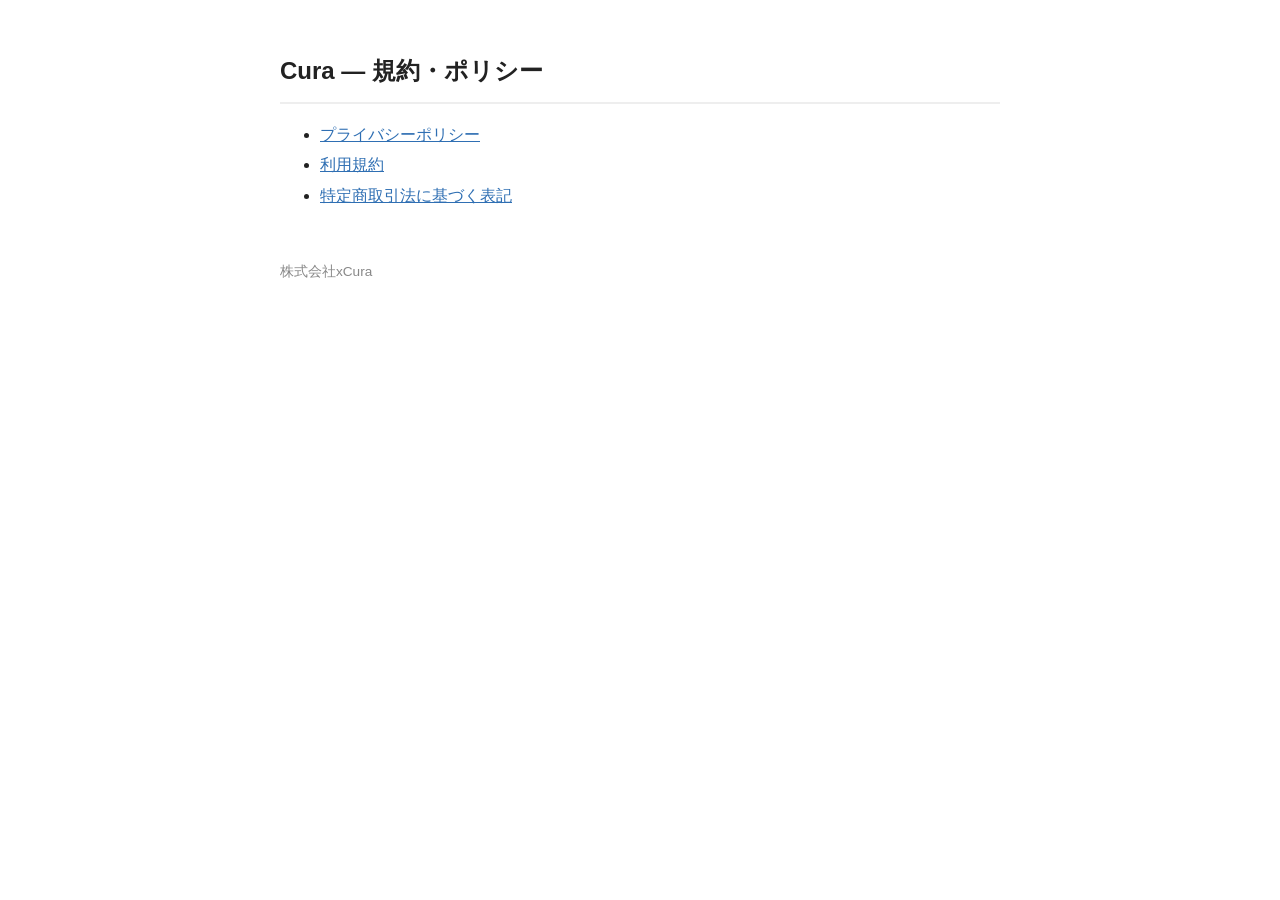
<file: index.html>
<!DOCTYPE html>
<html lang="ja">
<head>
<meta charset="utf-8">
<meta name="viewport" content="width=device-width, initial-scale=1">
<title>Cura | 規約・ポリシー</title>
<link rel="stylesheet" href="style.css">
</head>
<body>
<h1>Cura — 規約・ポリシー</h1>
<ul>
<li><a href="privacy.html">プライバシーポリシー</a></li>
<li><a href="terms.html">利用規約</a></li>
<li><a href="tokusho.html">特定商取引法に基づく表記</a></li>
</ul>
<footer>株式会社xCura</footer>
</body>
</html>
</file>
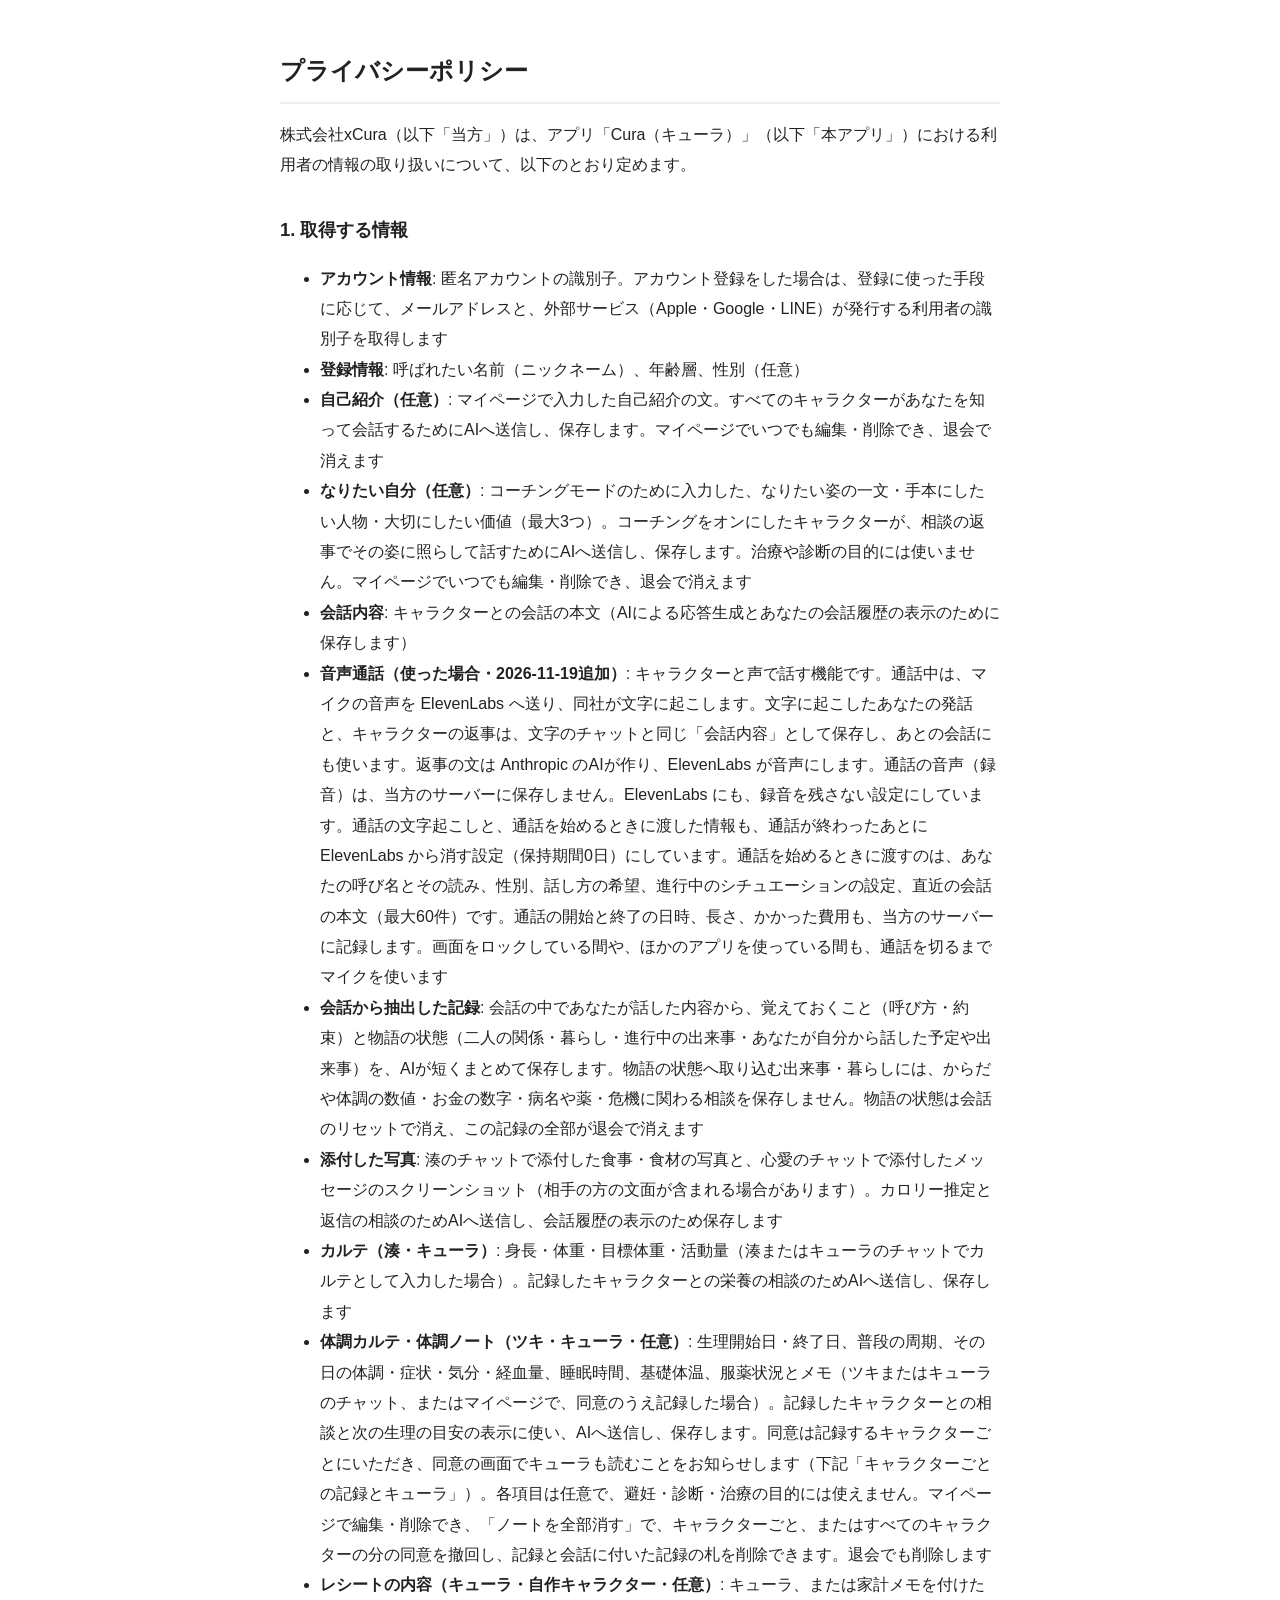
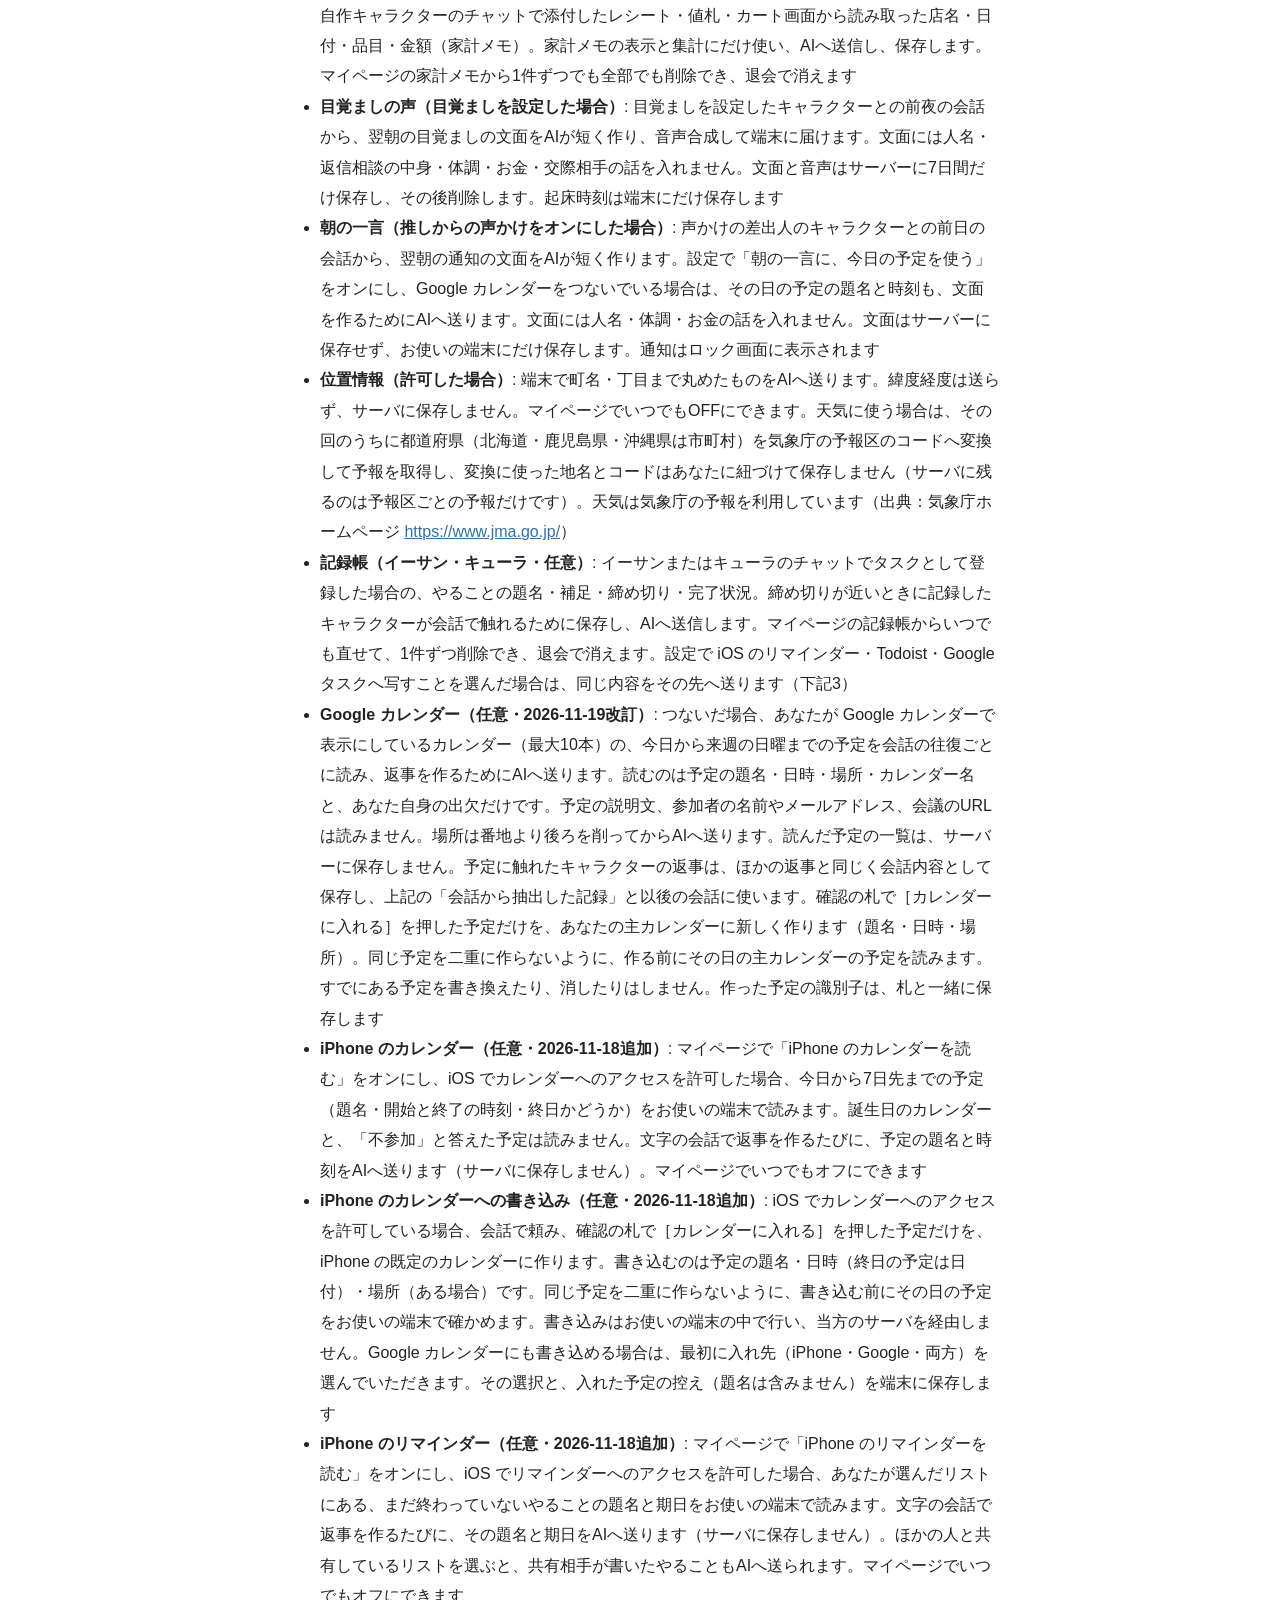
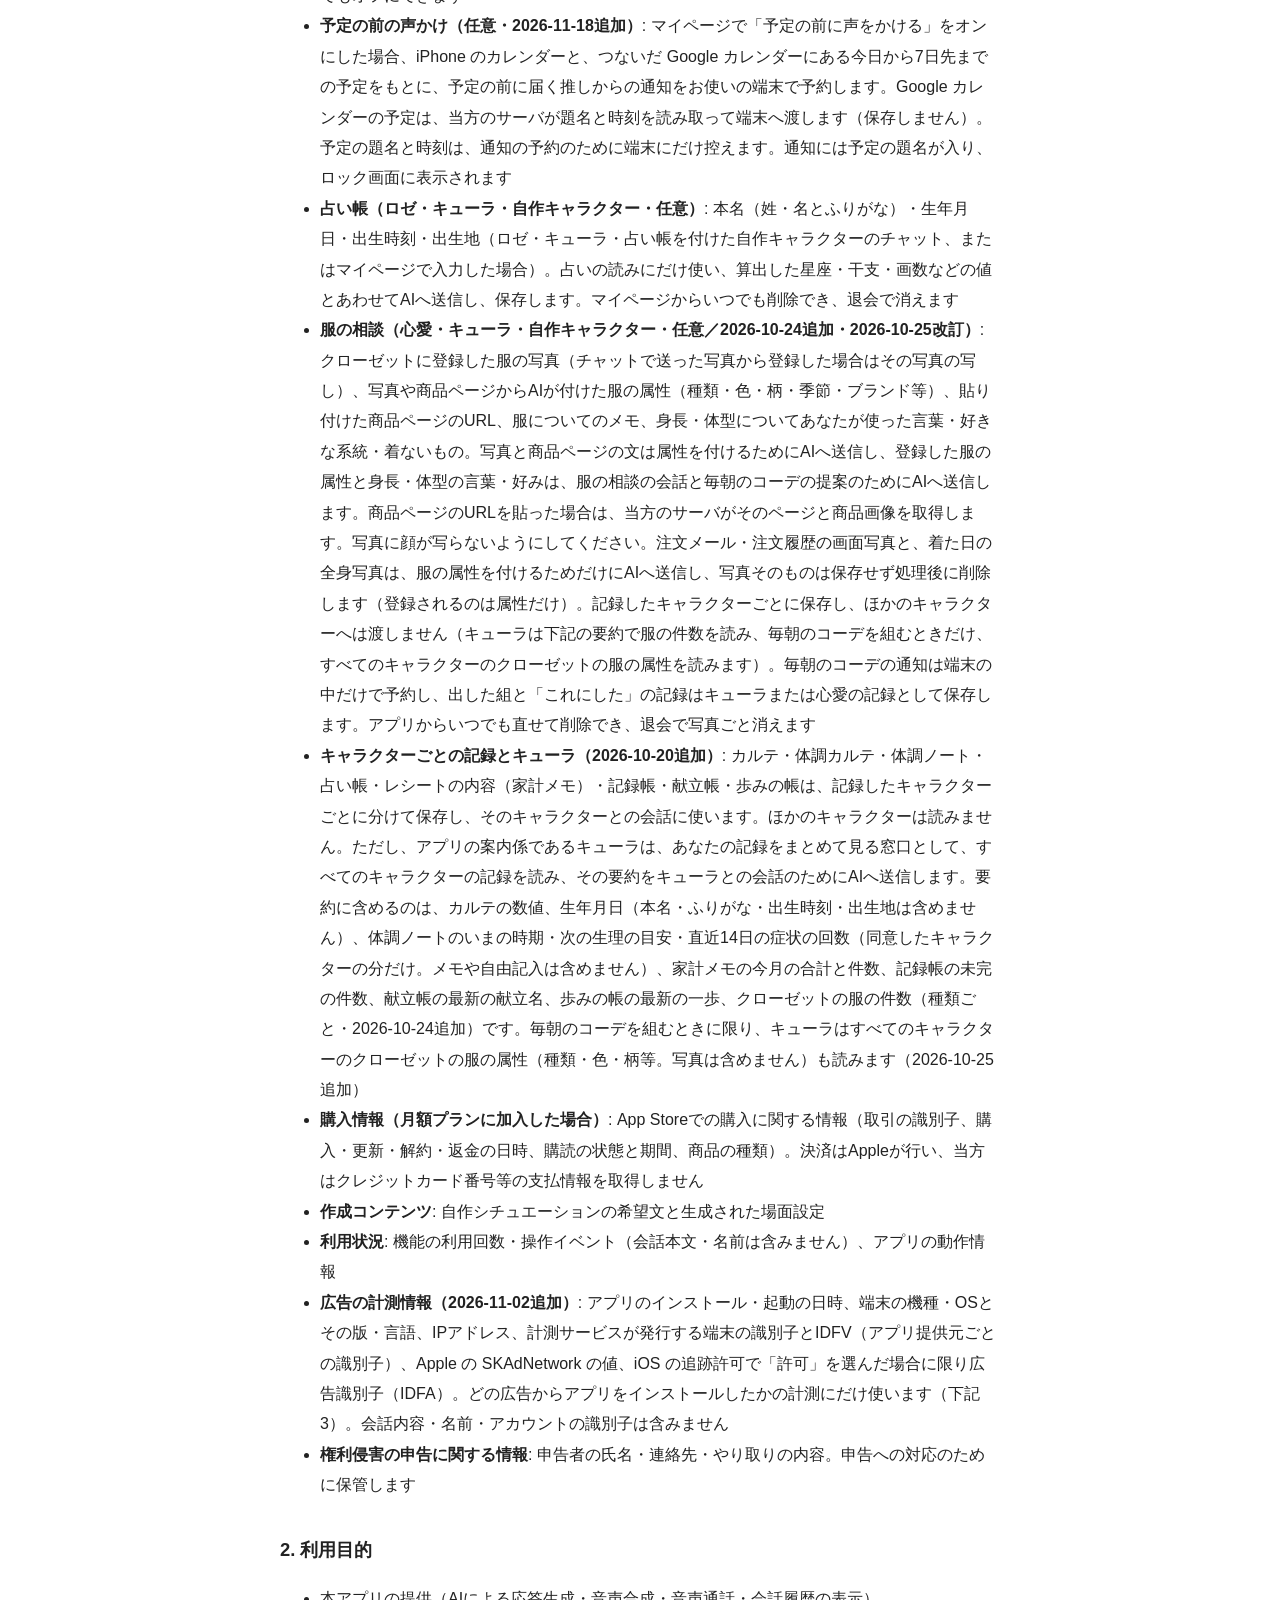
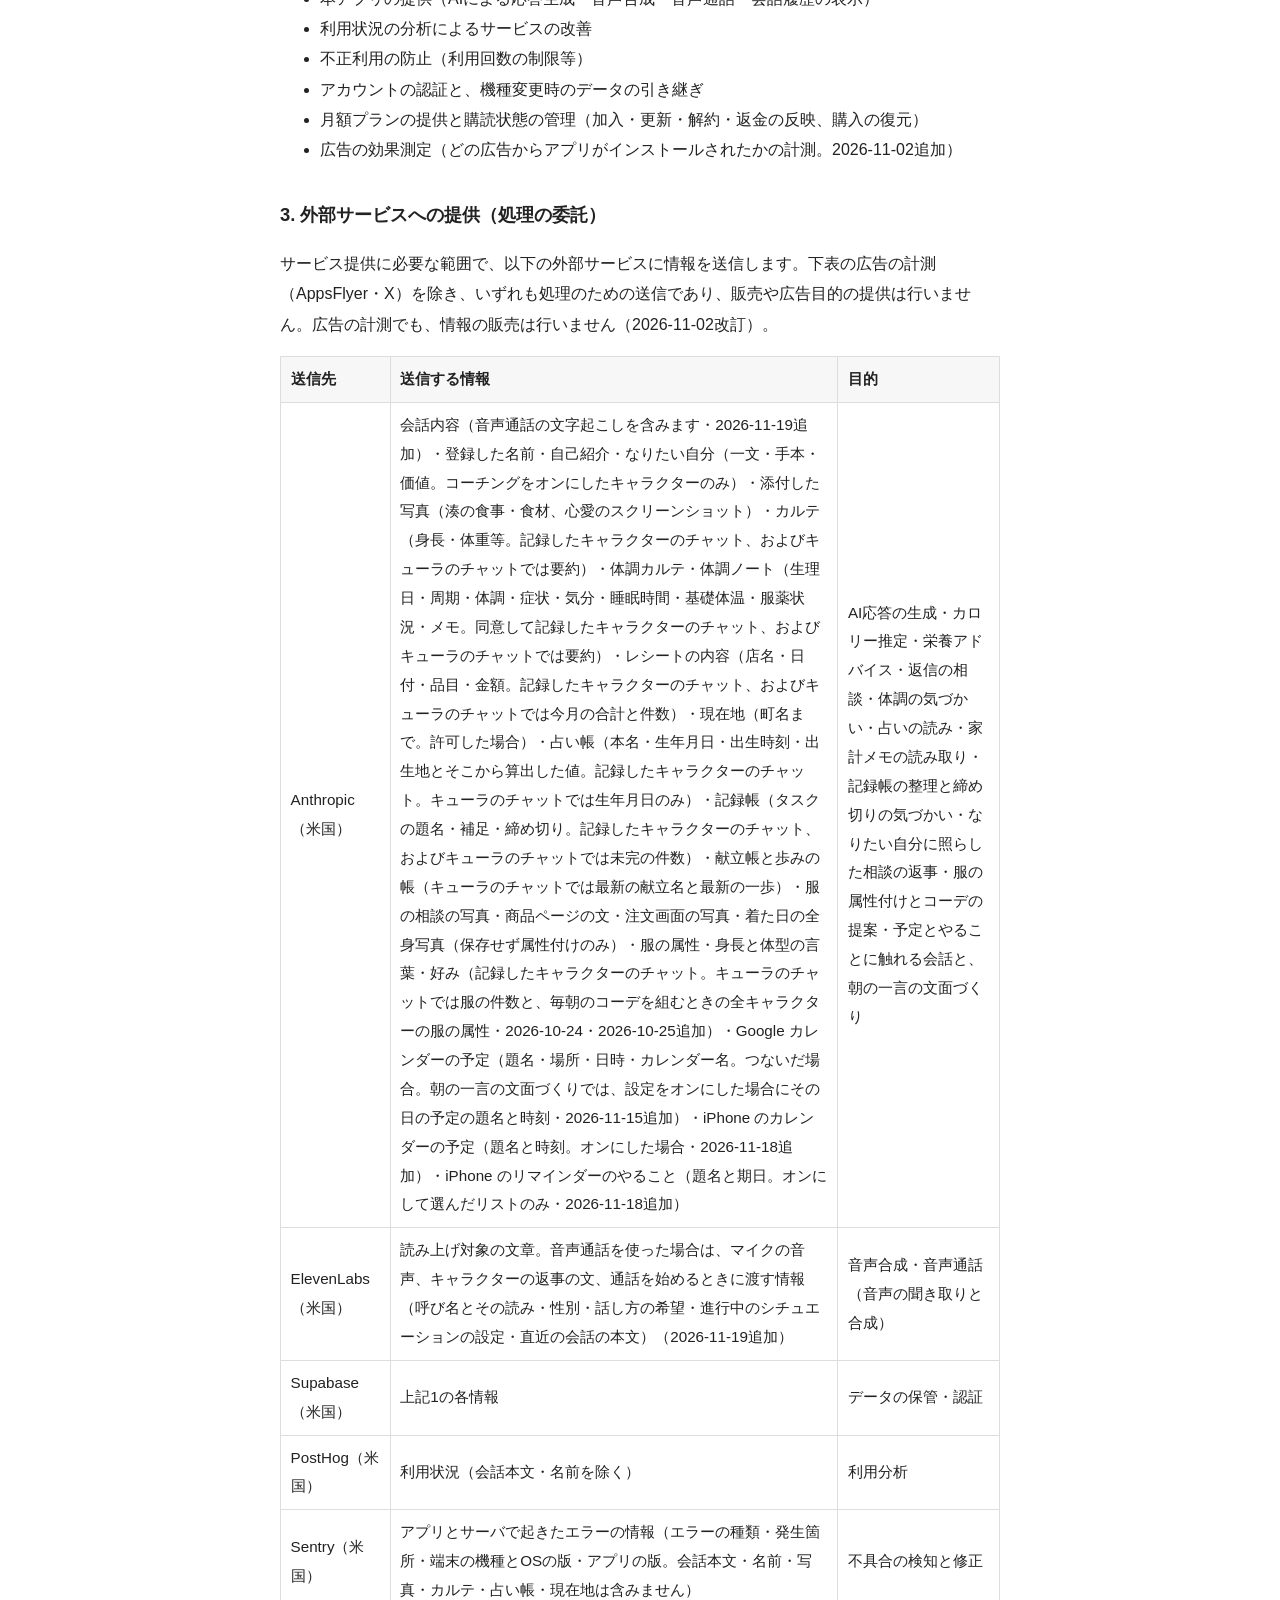
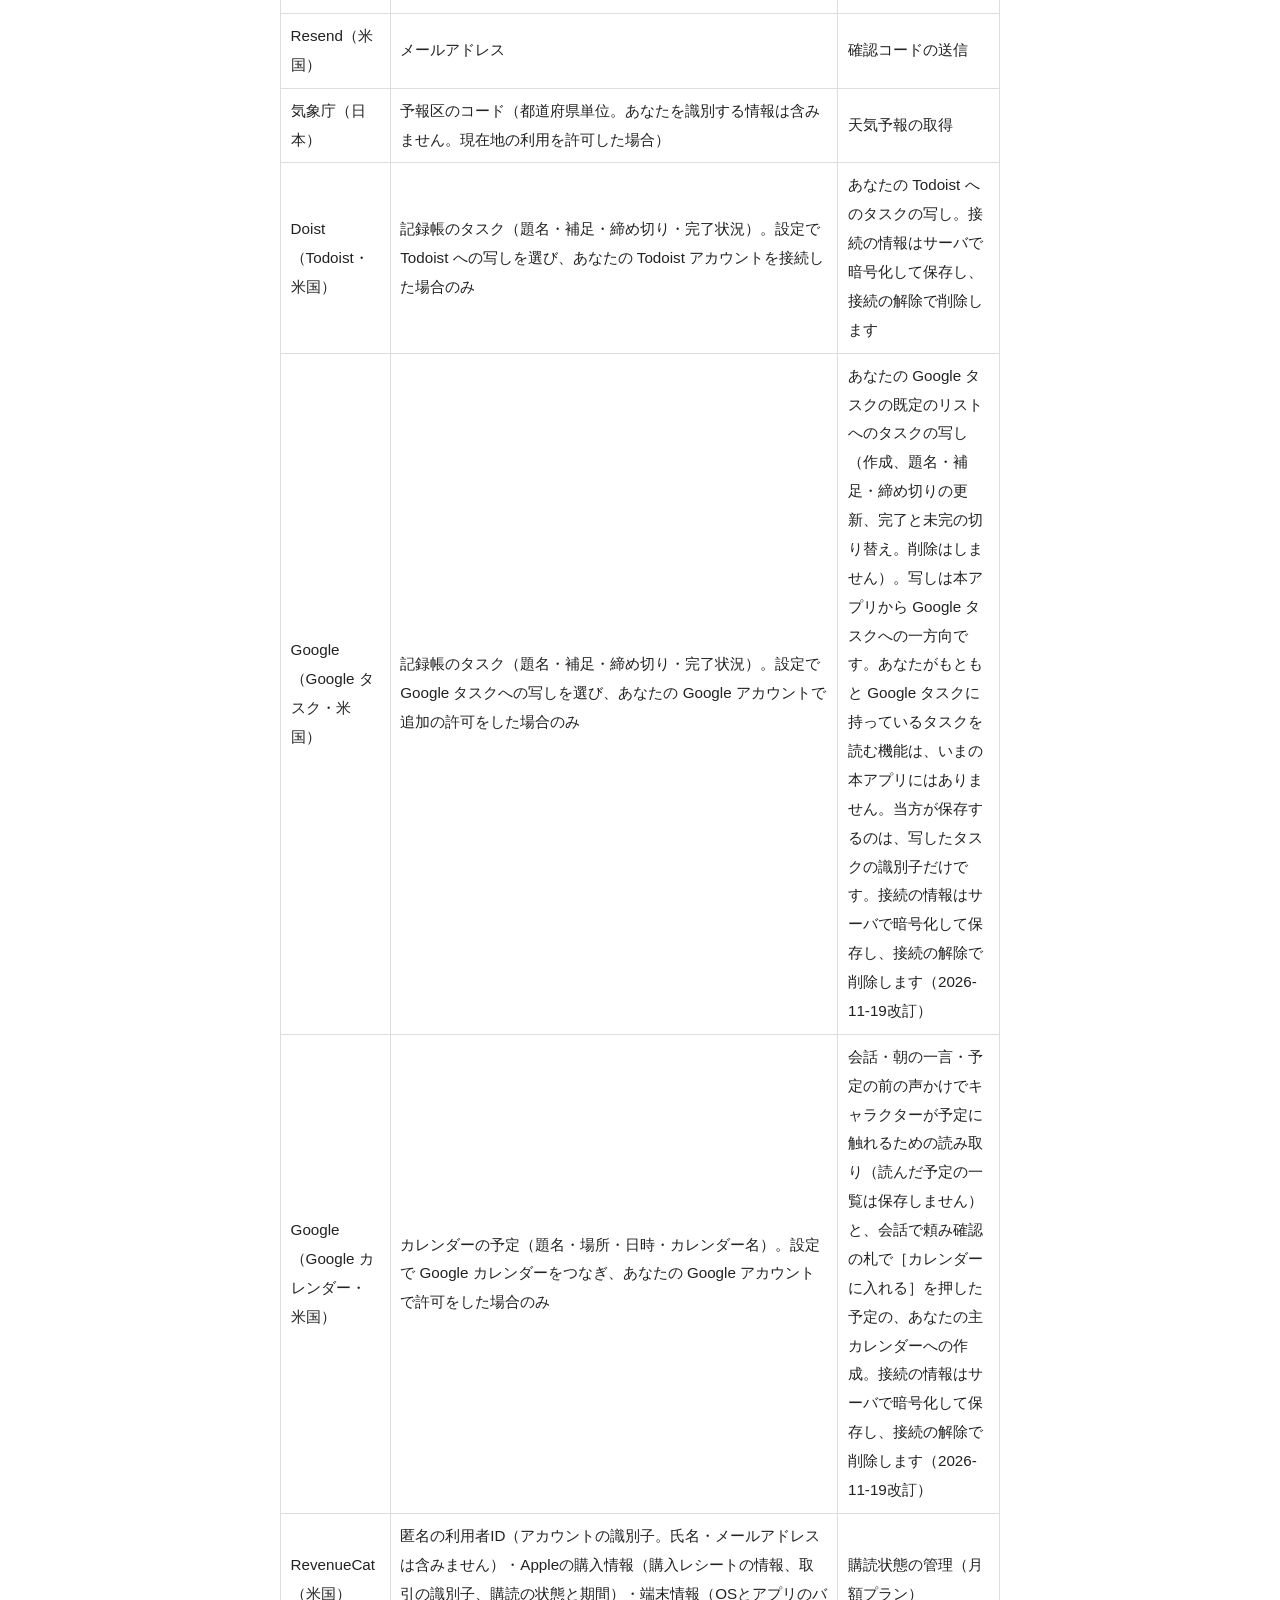
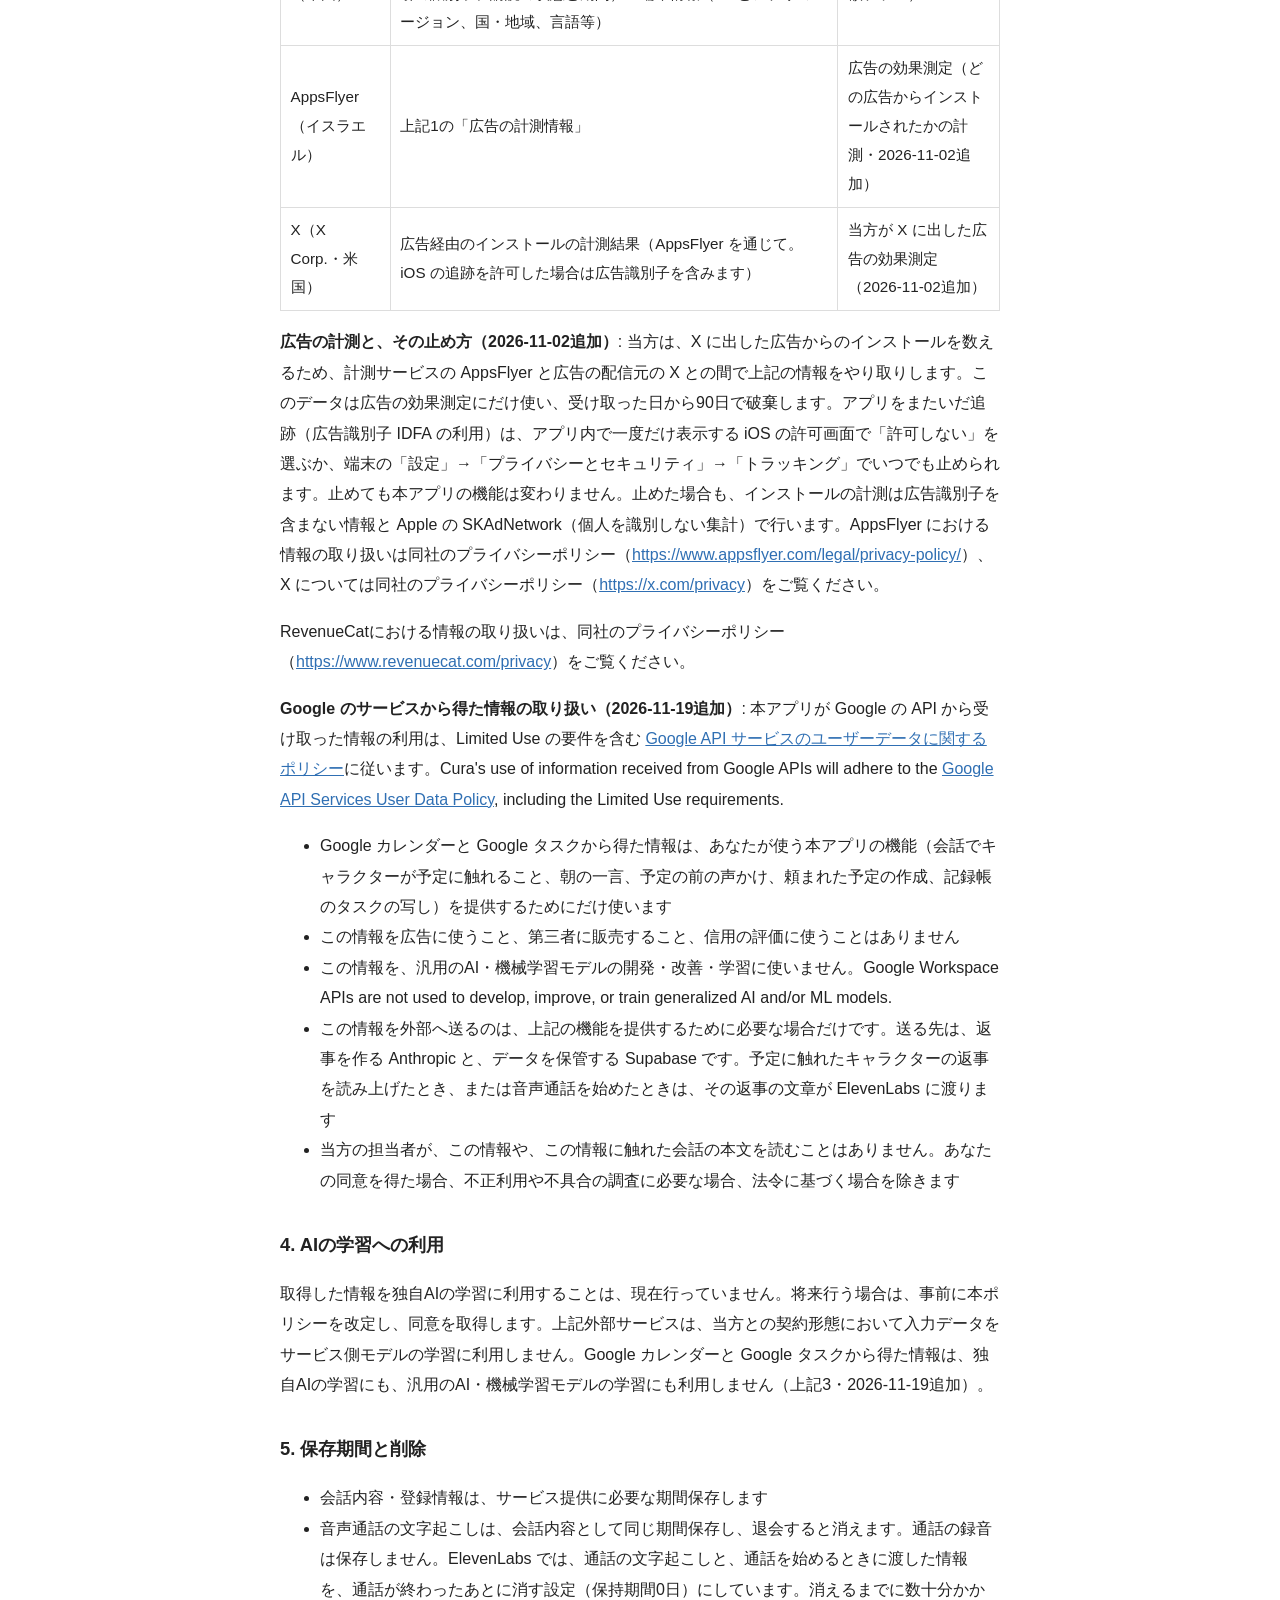
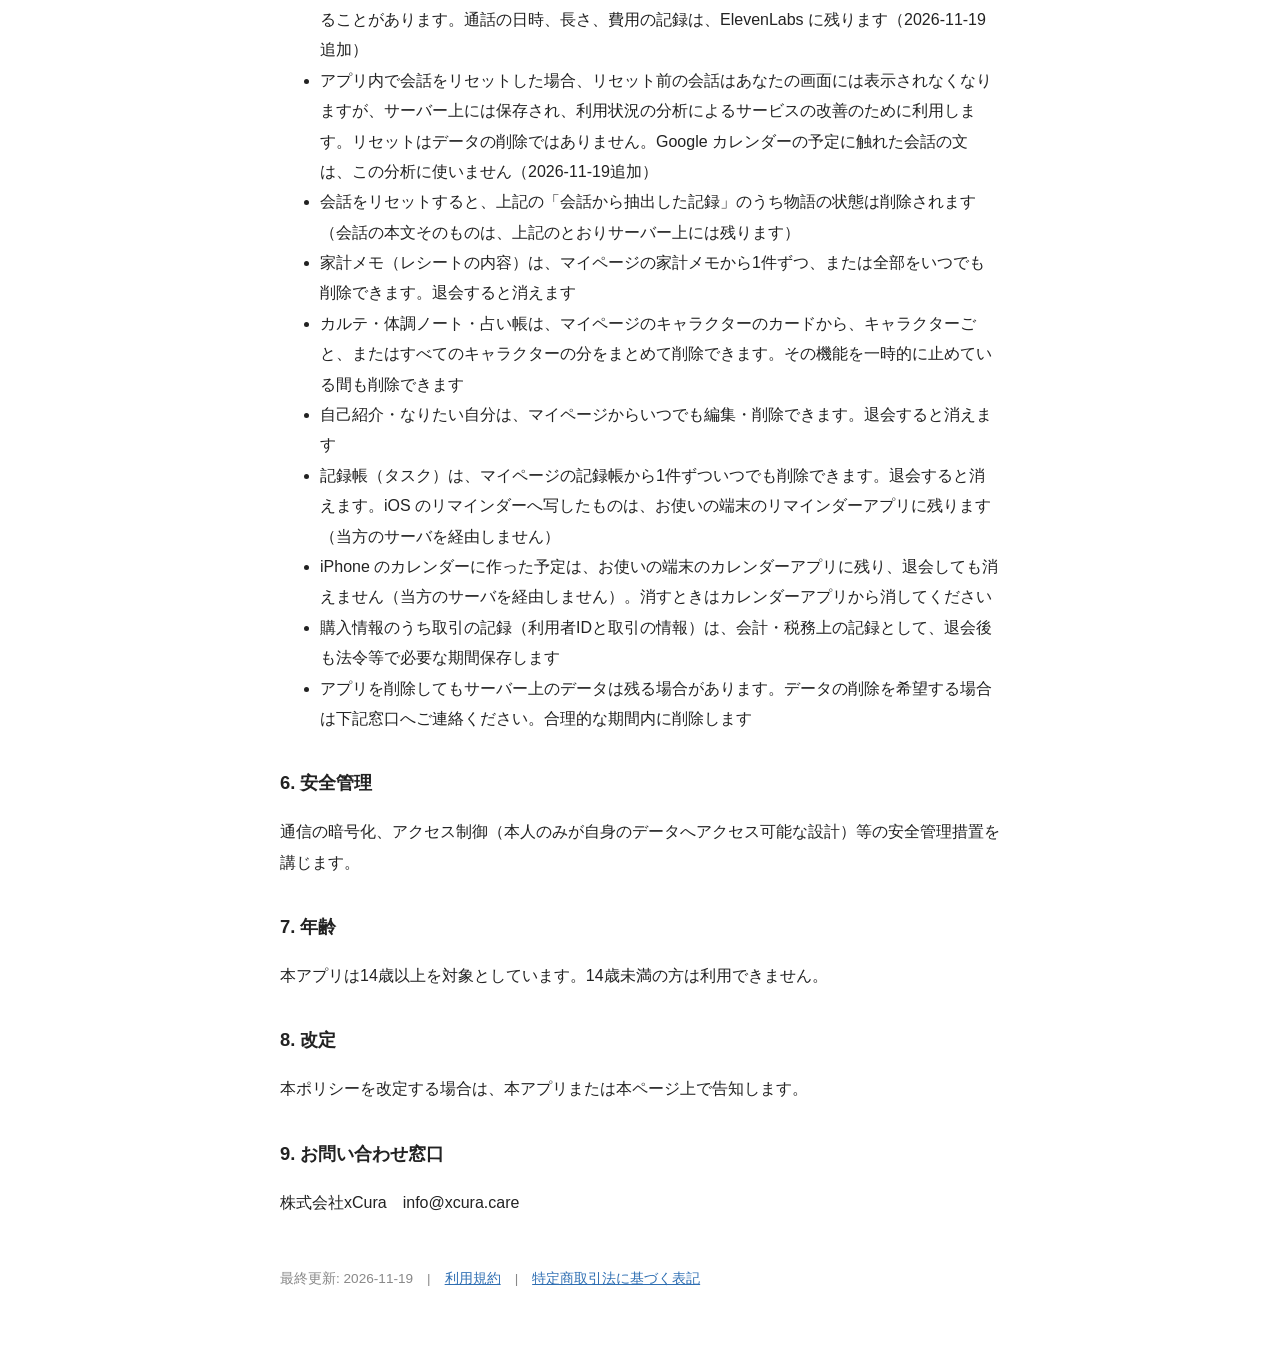
<file: privacy.html>
<!DOCTYPE html>
<html lang="ja">
<head>
<meta charset="utf-8">
<meta name="viewport" content="width=device-width, initial-scale=1">
<title>プライバシーポリシー | Cura</title>
<link rel="stylesheet" href="style.css">
</head>
<body>
<h1>プライバシーポリシー</h1>
<p>株式会社xCura（以下「当方」）は、アプリ「Cura（キューラ）」（以下「本アプリ」）における利用者の情報の取り扱いについて、以下のとおり定めます。</p>

<h2>1. 取得する情報</h2>
<ul>
<li><strong>アカウント情報</strong>: 匿名アカウントの識別子。アカウント登録をした場合は、登録に使った手段に応じて、メールアドレスと、外部サービス（Apple・Google・LINE）が発行する利用者の識別子を取得します</li>
<li><strong>登録情報</strong>: 呼ばれたい名前（ニックネーム）、年齢層、性別（任意）</li>
<li><strong>自己紹介（任意）</strong>: マイページで入力した自己紹介の文。すべてのキャラクターがあなたを知って会話するためにAIへ送信し、保存します。マイページでいつでも編集・削除でき、退会で消えます</li>
<li><strong>なりたい自分（任意）</strong>: コーチングモードのために入力した、なりたい姿の一文・手本にしたい人物・大切にしたい価値（最大3つ）。コーチングをオンにしたキャラクターが、相談の返事でその姿に照らして話すためにAIへ送信し、保存します。治療や診断の目的には使いません。マイページでいつでも編集・削除でき、退会で消えます</li>
<li><strong>会話内容</strong>: キャラクターとの会話の本文（AIによる応答生成とあなたの会話履歴の表示のために保存します）</li>
<li><strong>音声通話（使った場合・2026-11-19追加）</strong>: キャラクターと声で話す機能です。通話中は、マイクの音声を ElevenLabs へ送り、同社が文字に起こします。文字に起こしたあなたの発話と、キャラクターの返事は、文字のチャットと同じ「会話内容」として保存し、あとの会話にも使います。返事の文は Anthropic のAIが作り、ElevenLabs が音声にします。通話の音声（録音）は、当方のサーバーに保存しません。ElevenLabs にも、録音を残さない設定にしています。通話の文字起こしと、通話を始めるときに渡した情報も、通話が終わったあとに ElevenLabs から消す設定（保持期間0日）にしています。通話を始めるときに渡すのは、あなたの呼び名とその読み、性別、話し方の希望、進行中のシチュエーションの設定、直近の会話の本文（最大60件）です。通話の開始と終了の日時、長さ、かかった費用も、当方のサーバーに記録します。画面をロックしている間や、ほかのアプリを使っている間も、通話を切るまでマイクを使います</li>
<li><strong>会話から抽出した記録</strong>: 会話の中であなたが話した内容から、覚えておくこと（呼び方・約束）と物語の状態（二人の関係・暮らし・進行中の出来事・あなたが自分から話した予定や出来事）を、AIが短くまとめて保存します。物語の状態へ取り込む出来事・暮らしには、からだや体調の数値・お金の数字・病名や薬・危機に関わる相談を保存しません。物語の状態は会話のリセットで消え、この記録の全部が退会で消えます</li>
<li><strong>添付した写真</strong>: 湊のチャットで添付した食事・食材の写真と、心愛のチャットで添付したメッセージのスクリーンショット（相手の方の文面が含まれる場合があります）。カロリー推定と返信の相談のためAIへ送信し、会話履歴の表示のため保存します</li>
<li><strong>カルテ（湊・キューラ）</strong>: 身長・体重・目標体重・活動量（湊またはキューラのチャットでカルテとして入力した場合）。記録したキャラクターとの栄養の相談のためAIへ送信し、保存します</li>
<li><strong>体調カルテ・体調ノート（ツキ・キューラ・任意）</strong>: 生理開始日・終了日、普段の周期、その日の体調・症状・気分・経血量、睡眠時間、基礎体温、服薬状況とメモ（ツキまたはキューラのチャット、またはマイページで、同意のうえ記録した場合）。記録したキャラクターとの相談と次の生理の目安の表示に使い、AIへ送信し、保存します。同意は記録するキャラクターごとにいただき、同意の画面でキューラも読むことをお知らせします（下記「キャラクターごとの記録とキューラ」）。各項目は任意で、避妊・診断・治療の目的には使えません。マイページで編集・削除でき、「ノートを全部消す」で、キャラクターごと、またはすべてのキャラクターの分の同意を撤回し、記録と会話に付いた記録の札を削除できます。退会でも削除します</li>
<li><strong>レシートの内容（キューラ・自作キャラクター・任意）</strong>: キューラ、または家計メモを付けた自作キャラクターのチャットで添付したレシート・値札・カート画面から読み取った店名・日付・品目・金額（家計メモ）。家計メモの表示と集計にだけ使い、AIへ送信し、保存します。マイページの家計メモから1件ずつでも全部でも削除でき、退会で消えます</li>
<li><strong>目覚ましの声（目覚ましを設定した場合）</strong>: 目覚ましを設定したキャラクターとの前夜の会話から、翌朝の目覚ましの文面をAIが短く作り、音声合成して端末に届けます。文面には人名・返信相談の中身・体調・お金・交際相手の話を入れません。文面と音声はサーバーに7日間だけ保存し、その後削除します。起床時刻は端末にだけ保存します</li>
<li><strong>朝の一言（推しからの声かけをオンにした場合）</strong>: 声かけの差出人のキャラクターとの前日の会話から、翌朝の通知の文面をAIが短く作ります。設定で「朝の一言に、今日の予定を使う」をオンにし、Google カレンダーをつないでいる場合は、その日の予定の題名と時刻も、文面を作るためにAIへ送ります。文面には人名・体調・お金の話を入れません。文面はサーバーに保存せず、お使いの端末にだけ保存します。通知はロック画面に表示されます</li>
<li><strong>位置情報（許可した場合）</strong>: 端末で町名・丁目まで丸めたものをAIへ送ります。緯度経度は送らず、サーバに保存しません。マイページでいつでもOFFにできます。天気に使う場合は、その回のうちに都道府県（北海道・鹿児島県・沖縄県は市町村）を気象庁の予報区のコードへ変換して予報を取得し、変換に使った地名とコードはあなたに紐づけて保存しません（サーバに残るのは予報区ごとの予報だけです）。天気は気象庁の予報を利用しています（出典：気象庁ホームページ <a href="https://www.jma.go.jp/">https://www.jma.go.jp/</a>）</li>
<li><strong>記録帳（イーサン・キューラ・任意）</strong>: イーサンまたはキューラのチャットでタスクとして登録した場合の、やることの題名・補足・締め切り・完了状況。締め切りが近いときに記録したキャラクターが会話で触れるために保存し、AIへ送信します。マイページの記録帳からいつでも直せて、1件ずつ削除でき、退会で消えます。設定で iOS のリマインダー・Todoist・Google タスクへ写すことを選んだ場合は、同じ内容をその先へ送ります（下記3）</li>
<li><strong>Google カレンダー（任意・2026-11-19改訂）</strong>: つないだ場合、あなたが Google カレンダーで表示にしているカレンダー（最大10本）の、今日から来週の日曜までの予定を会話の往復ごとに読み、返事を作るためにAIへ送ります。読むのは予定の題名・日時・場所・カレンダー名と、あなた自身の出欠だけです。予定の説明文、参加者の名前やメールアドレス、会議のURLは読みません。場所は番地より後ろを削ってからAIへ送ります。読んだ予定の一覧は、サーバーに保存しません。予定に触れたキャラクターの返事は、ほかの返事と同じく会話内容として保存し、上記の「会話から抽出した記録」と以後の会話に使います。確認の札で［カレンダーに入れる］を押した予定だけを、あなたの主カレンダーに新しく作ります（題名・日時・場所）。同じ予定を二重に作らないように、作る前にその日の主カレンダーの予定を読みます。すでにある予定を書き換えたり、消したりはしません。作った予定の識別子は、札と一緒に保存します</li>
<li><strong>iPhone のカレンダー（任意・2026-11-18追加）</strong>: マイページで「iPhone のカレンダーを読む」をオンにし、iOS でカレンダーへのアクセスを許可した場合、今日から7日先までの予定（題名・開始と終了の時刻・終日かどうか）をお使いの端末で読みます。誕生日のカレンダーと、「不参加」と答えた予定は読みません。文字の会話で返事を作るたびに、予定の題名と時刻をAIへ送ります（サーバに保存しません）。マイページでいつでもオフにできます</li>
<li><strong>iPhone のカレンダーへの書き込み（任意・2026-11-18追加）</strong>: iOS でカレンダーへのアクセスを許可している場合、会話で頼み、確認の札で［カレンダーに入れる］を押した予定だけを、iPhone の既定のカレンダーに作ります。書き込むのは予定の題名・日時（終日の予定は日付）・場所（ある場合）です。同じ予定を二重に作らないように、書き込む前にその日の予定をお使いの端末で確かめます。書き込みはお使いの端末の中で行い、当方のサーバを経由しません。Google カレンダーにも書き込める場合は、最初に入れ先（iPhone・Google・両方）を選んでいただきます。その選択と、入れた予定の控え（題名は含みません）を端末に保存します</li>
<li><strong>iPhone のリマインダー（任意・2026-11-18追加）</strong>: マイページで「iPhone のリマインダーを読む」をオンにし、iOS でリマインダーへのアクセスを許可した場合、あなたが選んだリストにある、まだ終わっていないやることの題名と期日をお使いの端末で読みます。文字の会話で返事を作るたびに、その題名と期日をAIへ送ります（サーバに保存しません）。ほかの人と共有しているリストを選ぶと、共有相手が書いたやることもAIへ送られます。マイページでいつでもオフにできます</li>
<li><strong>予定の前の声かけ（任意・2026-11-18追加）</strong>: マイページで「予定の前に声をかける」をオンにした場合、iPhone のカレンダーと、つないだ Google カレンダーにある今日から7日先までの予定をもとに、予定の前に届く推しからの通知をお使いの端末で予約します。Google カレンダーの予定は、当方のサーバが題名と時刻を読み取って端末へ渡します（保存しません）。予定の題名と時刻は、通知の予約のために端末にだけ控えます。通知には予定の題名が入り、ロック画面に表示されます</li>
<li><strong>占い帳（ロゼ・キューラ・自作キャラクター・任意）</strong>: 本名（姓・名とふりがな）・生年月日・出生時刻・出生地（ロゼ・キューラ・占い帳を付けた自作キャラクターのチャット、またはマイページで入力した場合）。占いの読みにだけ使い、算出した星座・干支・画数などの値とあわせてAIへ送信し、保存します。マイページからいつでも削除でき、退会で消えます</li>
<li><strong>服の相談（心愛・キューラ・自作キャラクター・任意／2026-10-24追加・2026-10-25改訂）</strong>: クローゼットに登録した服の写真（チャットで送った写真から登録した場合はその写真の写し）、写真や商品ページからAIが付けた服の属性（種類・色・柄・季節・ブランド等）、貼り付けた商品ページのURL、服についてのメモ、身長・体型についてあなたが使った言葉・好きな系統・着ないもの。写真と商品ページの文は属性を付けるためにAIへ送信し、登録した服の属性と身長・体型の言葉・好みは、服の相談の会話と毎朝のコーデの提案のためにAIへ送信します。商品ページのURLを貼った場合は、当方のサーバがそのページと商品画像を取得します。写真に顔が写らないようにしてください。注文メール・注文履歴の画面写真と、着た日の全身写真は、服の属性を付けるためだけにAIへ送信し、写真そのものは保存せず処理後に削除します（登録されるのは属性だけ）。記録したキャラクターごとに保存し、ほかのキャラクターへは渡しません（キューラは下記の要約で服の件数を読み、毎朝のコーデを組むときだけ、すべてのキャラクターのクローゼットの服の属性を読みます）。毎朝のコーデの通知は端末の中だけで予約し、出した組と「これにした」の記録はキューラまたは心愛の記録として保存します。アプリからいつでも直せて削除でき、退会で写真ごと消えます</li>
<li><strong>キャラクターごとの記録とキューラ（2026-10-20追加）</strong>: カルテ・体調カルテ・体調ノート・占い帳・レシートの内容（家計メモ）・記録帳・献立帳・歩みの帳は、記録したキャラクターごとに分けて保存し、そのキャラクターとの会話に使います。ほかのキャラクターは読みません。ただし、アプリの案内係であるキューラは、あなたの記録をまとめて見る窓口として、すべてのキャラクターの記録を読み、その要約をキューラとの会話のためにAIへ送信します。要約に含めるのは、カルテの数値、生年月日（本名・ふりがな・出生時刻・出生地は含めません）、体調ノートのいまの時期・次の生理の目安・直近14日の症状の回数（同意したキャラクターの分だけ。メモや自由記入は含めません）、家計メモの今月の合計と件数、記録帳の未完の件数、献立帳の最新の献立名、歩みの帳の最新の一歩、クローゼットの服の件数（種類ごと・2026-10-24追加）です。毎朝のコーデを組むときに限り、キューラはすべてのキャラクターのクローゼットの服の属性（種類・色・柄等。写真は含めません）も読みます（2026-10-25追加）</li>
<li><strong>購入情報（月額プランに加入した場合）</strong>: App Storeでの購入に関する情報（取引の識別子、購入・更新・解約・返金の日時、購読の状態と期間、商品の種類）。決済はAppleが行い、当方はクレジットカード番号等の支払情報を取得しません</li>
<li><strong>作成コンテンツ</strong>: 自作シチュエーションの希望文と生成された場面設定</li>
<li><strong>利用状況</strong>: 機能の利用回数・操作イベント（会話本文・名前は含みません）、アプリの動作情報</li>
<li><strong>広告の計測情報（2026-11-02追加）</strong>: アプリのインストール・起動の日時、端末の機種・OSとその版・言語、IPアドレス、計測サービスが発行する端末の識別子とIDFV（アプリ提供元ごとの識別子）、Apple の SKAdNetwork の値、iOS の追跡許可で「許可」を選んだ場合に限り広告識別子（IDFA）。どの広告からアプリをインストールしたかの計測にだけ使います（下記3）。会話内容・名前・アカウントの識別子は含みません</li>
<li><strong>権利侵害の申告に関する情報</strong>: 申告者の氏名・連絡先・やり取りの内容。申告への対応のために保管します</li>
</ul>

<h2>2. 利用目的</h2>
<ul>
<li>本アプリの提供（AIによる応答生成・音声合成・音声通話・会話履歴の表示）</li>
<li>利用状況の分析によるサービスの改善</li>
<li>不正利用の防止（利用回数の制限等）</li>
<li>アカウントの認証と、機種変更時のデータの引き継ぎ</li>
<li>月額プランの提供と購読状態の管理（加入・更新・解約・返金の反映、購入の復元）</li>
<li>広告の効果測定（どの広告からアプリがインストールされたかの計測。2026-11-02追加）</li>
</ul>

<h2>3. 外部サービスへの提供（処理の委託）</h2>
<p>サービス提供に必要な範囲で、以下の外部サービスに情報を送信します。下表の広告の計測（AppsFlyer・X）を除き、いずれも処理のための送信であり、販売や広告目的の提供は行いません。広告の計測でも、情報の販売は行いません（2026-11-02改訂）。</p>
<table>
<tr><th>送信先</th><th>送信する情報</th><th>目的</th></tr>
<tr><td>Anthropic（米国）</td><td>会話内容（音声通話の文字起こしを含みます・2026-11-19追加）・登録した名前・自己紹介・なりたい自分（一文・手本・価値。コーチングをオンにしたキャラクターのみ）・添付した写真（湊の食事・食材、心愛のスクリーンショット）・カルテ（身長・体重等。記録したキャラクターのチャット、およびキューラのチャットでは要約）・体調カルテ・体調ノート（生理日・周期・体調・症状・気分・睡眠時間・基礎体温・服薬状況・メモ。同意して記録したキャラクターのチャット、およびキューラのチャットでは要約）・レシートの内容（店名・日付・品目・金額。記録したキャラクターのチャット、およびキューラのチャットでは今月の合計と件数）・現在地（町名まで。許可した場合）・占い帳（本名・生年月日・出生時刻・出生地とそこから算出した値。記録したキャラクターのチャット。キューラのチャットでは生年月日のみ）・記録帳（タスクの題名・補足・締め切り。記録したキャラクターのチャット、およびキューラのチャットでは未完の件数）・献立帳と歩みの帳（キューラのチャットでは最新の献立名と最新の一歩）・服の相談の写真・商品ページの文・注文画面の写真・着た日の全身写真（保存せず属性付けのみ）・服の属性・身長と体型の言葉・好み（記録したキャラクターのチャット。キューラのチャットでは服の件数と、毎朝のコーデを組むときの全キャラクターの服の属性・2026-10-24・2026-10-25追加）・Google カレンダーの予定（題名・場所・日時・カレンダー名。つないだ場合。朝の一言の文面づくりでは、設定をオンにした場合にその日の予定の題名と時刻・2026-11-15追加）・iPhone のカレンダーの予定（題名と時刻。オンにした場合・2026-11-18追加）・iPhone のリマインダーのやること（題名と期日。オンにして選んだリストのみ・2026-11-18追加）</td><td>AI応答の生成・カロリー推定・栄養アドバイス・返信の相談・体調の気づかい・占いの読み・家計メモの読み取り・記録帳の整理と締め切りの気づかい・なりたい自分に照らした相談の返事・服の属性付けとコーデの提案・予定とやることに触れる会話と、朝の一言の文面づくり</td></tr>
<tr><td>ElevenLabs（米国）</td><td>読み上げ対象の文章。音声通話を使った場合は、マイクの音声、キャラクターの返事の文、通話を始めるときに渡す情報（呼び名とその読み・性別・話し方の希望・進行中のシチュエーションの設定・直近の会話の本文）（2026-11-19追加）</td><td>音声合成・音声通話（音声の聞き取りと合成）</td></tr>
<tr><td>Supabase（米国）</td><td>上記1の各情報</td><td>データの保管・認証</td></tr>
<tr><td>PostHog（米国）</td><td>利用状況（会話本文・名前を除く）</td><td>利用分析</td></tr>
<tr><td>Sentry（米国）</td><td>アプリとサーバで起きたエラーの情報（エラーの種類・発生箇所・端末の機種とOSの版・アプリの版。会話本文・名前・写真・カルテ・占い帳・現在地は含みません）</td><td>不具合の検知と修正</td></tr>
<tr><td>Resend（米国）</td><td>メールアドレス</td><td>確認コードの送信</td></tr>
<tr><td>気象庁（日本）</td><td>予報区のコード（都道府県単位。あなたを識別する情報は含みません。現在地の利用を許可した場合）</td><td>天気予報の取得</td></tr>
<tr><td>Doist（Todoist・米国）</td><td>記録帳のタスク（題名・補足・締め切り・完了状況）。設定で Todoist への写しを選び、あなたの Todoist アカウントを接続した場合のみ</td><td>あなたの Todoist へのタスクの写し。接続の情報はサーバで暗号化して保存し、接続の解除で削除します</td></tr>
<tr><td>Google（Google タスク・米国）</td><td>記録帳のタスク（題名・補足・締め切り・完了状況）。設定で Google タスクへの写しを選び、あなたの Google アカウントで追加の許可をした場合のみ</td><td>あなたの Google タスクの既定のリストへのタスクの写し（作成、題名・補足・締め切りの更新、完了と未完の切り替え。削除はしません）。写しは本アプリから Google タスクへの一方向です。あなたがもともと Google タスクに持っているタスクを読む機能は、いまの本アプリにはありません。当方が保存するのは、写したタスクの識別子だけです。接続の情報はサーバで暗号化して保存し、接続の解除で削除します（2026-11-19改訂）</td></tr>
<tr><td>Google（Google カレンダー・米国）</td><td>カレンダーの予定（題名・場所・日時・カレンダー名）。設定で Google カレンダーをつなぎ、あなたの Google アカウントで許可をした場合のみ</td><td>会話・朝の一言・予定の前の声かけでキャラクターが予定に触れるための読み取り（読んだ予定の一覧は保存しません）と、会話で頼み確認の札で［カレンダーに入れる］を押した予定の、あなたの主カレンダーへの作成。接続の情報はサーバで暗号化して保存し、接続の解除で削除します（2026-11-19改訂）</td></tr>
<tr><td>RevenueCat（米国）</td><td>匿名の利用者ID（アカウントの識別子。氏名・メールアドレスは含みません）・Appleの購入情報（購入レシートの情報、取引の識別子、購読の状態と期間）・端末情報（OSとアプリのバージョン、国・地域、言語等）</td><td>購読状態の管理（月額プラン）</td></tr>
<tr><td>AppsFlyer（イスラエル）</td><td>上記1の「広告の計測情報」</td><td>広告の効果測定（どの広告からインストールされたかの計測・2026-11-02追加）</td></tr>
<tr><td>X（X Corp.・米国）</td><td>広告経由のインストールの計測結果（AppsFlyer を通じて。iOS の追跡を許可した場合は広告識別子を含みます）</td><td>当方が X に出した広告の効果測定（2026-11-02追加）</td></tr>
</table>
<p><strong>広告の計測と、その止め方（2026-11-02追加）</strong>: 当方は、X に出した広告からのインストールを数えるため、計測サービスの AppsFlyer と広告の配信元の X との間で上記の情報をやり取りします。このデータは広告の効果測定にだけ使い、受け取った日から90日で破棄します。アプリをまたいだ追跡（広告識別子 IDFA の利用）は、アプリ内で一度だけ表示する iOS の許可画面で「許可しない」を選ぶか、端末の「設定」→「プライバシーとセキュリティ」→「トラッキング」でいつでも止められます。止めても本アプリの機能は変わりません。止めた場合も、インストールの計測は広告識別子を含まない情報と Apple の SKAdNetwork（個人を識別しない集計）で行います。AppsFlyer における情報の取り扱いは同社のプライバシーポリシー（<a href="https://www.appsflyer.com/legal/privacy-policy/">https://www.appsflyer.com/legal/privacy-policy/</a>）、X については同社のプライバシーポリシー（<a href="https://x.com/privacy">https://x.com/privacy</a>）をご覧ください。</p>
<p>RevenueCatにおける情報の取り扱いは、同社のプライバシーポリシー（<a href="https://www.revenuecat.com/privacy">https://www.revenuecat.com/privacy</a>）をご覧ください。</p>
<p id="google-user-data"><strong>Google のサービスから得た情報の取り扱い（2026-11-19追加）</strong>: 本アプリが Google の API から受け取った情報の利用は、Limited Use の要件を含む <a href="https://developers.google.com/terms/api-services-user-data-policy">Google API サービスのユーザーデータに関するポリシー</a>に従います。<span lang="en">Cura's use of information received from Google APIs will adhere to the <a href="https://developers.google.com/terms/api-services-user-data-policy">Google API Services User Data Policy</a>, including the Limited Use requirements.</span></p>
<ul>
<li>Google カレンダーと Google タスクから得た情報は、あなたが使う本アプリの機能（会話でキャラクターが予定に触れること、朝の一言、予定の前の声かけ、頼まれた予定の作成、記録帳のタスクの写し）を提供するためにだけ使います</li>
<li>この情報を広告に使うこと、第三者に販売すること、信用の評価に使うことはありません</li>
<li>この情報を、汎用のAI・機械学習モデルの開発・改善・学習に使いません。<span lang="en">Google Workspace APIs are not used to develop, improve, or train generalized AI and/or ML models.</span></li>
<li>この情報を外部へ送るのは、上記の機能を提供するために必要な場合だけです。送る先は、返事を作る Anthropic と、データを保管する Supabase です。予定に触れたキャラクターの返事を読み上げたとき、または音声通話を始めたときは、その返事の文章が ElevenLabs に渡ります</li>
<li>当方の担当者が、この情報や、この情報に触れた会話の本文を読むことはありません。あなたの同意を得た場合、不正利用や不具合の調査に必要な場合、法令に基づく場合を除きます</li>
</ul>

<h2>4. AIの学習への利用</h2>
<p>取得した情報を独自AIの学習に利用することは、現在行っていません。将来行う場合は、事前に本ポリシーを改定し、同意を取得します。上記外部サービスは、当方との契約形態において入力データをサービス側モデルの学習に利用しません。Google カレンダーと Google タスクから得た情報は、独自AIの学習にも、汎用のAI・機械学習モデルの学習にも利用しません（上記3・2026-11-19追加）。</p>

<h2>5. 保存期間と削除</h2>
<ul>
<li>会話内容・登録情報は、サービス提供に必要な期間保存します</li>
<li>音声通話の文字起こしは、会話内容として同じ期間保存し、退会すると消えます。通話の録音は保存しません。ElevenLabs では、通話の文字起こしと、通話を始めるときに渡した情報を、通話が終わったあとに消す設定（保持期間0日）にしています。消えるまでに数十分かかることがあります。通話の日時、長さ、費用の記録は、ElevenLabs に残ります（2026-11-19追加）</li>
<li>アプリ内で会話をリセットした場合、リセット前の会話はあなたの画面には表示されなくなりますが、サーバー上には保存され、利用状況の分析によるサービスの改善のために利用します。リセットはデータの削除ではありません。Google カレンダーの予定に触れた会話の文は、この分析に使いません（2026-11-19追加）</li>
<li>会話をリセットすると、上記の「会話から抽出した記録」のうち物語の状態は削除されます（会話の本文そのものは、上記のとおりサーバー上には残ります）</li>
<li>家計メモ（レシートの内容）は、マイページの家計メモから1件ずつ、または全部をいつでも削除できます。退会すると消えます</li>
<li>カルテ・体調ノート・占い帳は、マイページのキャラクターのカードから、キャラクターごと、またはすべてのキャラクターの分をまとめて削除できます。その機能を一時的に止めている間も削除できます</li>
<li>自己紹介・なりたい自分は、マイページからいつでも編集・削除できます。退会すると消えます</li>
<li>記録帳（タスク）は、マイページの記録帳から1件ずついつでも削除できます。退会すると消えます。iOS のリマインダーへ写したものは、お使いの端末のリマインダーアプリに残ります（当方のサーバを経由しません）</li>
<li>iPhone のカレンダーに作った予定は、お使いの端末のカレンダーアプリに残り、退会しても消えません（当方のサーバを経由しません）。消すときはカレンダーアプリから消してください</li>
<li>購入情報のうち取引の記録（利用者IDと取引の情報）は、会計・税務上の記録として、退会後も法令等で必要な期間保存します</li>
<li>アプリを削除してもサーバー上のデータは残る場合があります。データの削除を希望する場合は下記窓口へご連絡ください。合理的な期間内に削除します</li>
</ul>

<h2>6. 安全管理</h2>
<p>通信の暗号化、アクセス制御（本人のみが自身のデータへアクセス可能な設計）等の安全管理措置を講じます。</p>

<h2>7. 年齢</h2>
<p>本アプリは14歳以上を対象としています。14歳未満の方は利用できません。</p>

<h2>8. 改定</h2>
<p>本ポリシーを改定する場合は、本アプリまたは本ページ上で告知します。</p>

<h2>9. お問い合わせ窓口</h2>
<p>株式会社xCura　info@xcura.care</p>

<footer>最終更新: 2026-11-19　|　<a href="terms.html">利用規約</a>　|　<a href="tokusho.html">特定商取引法に基づく表記</a></footer>
</body>
</html>
</file>
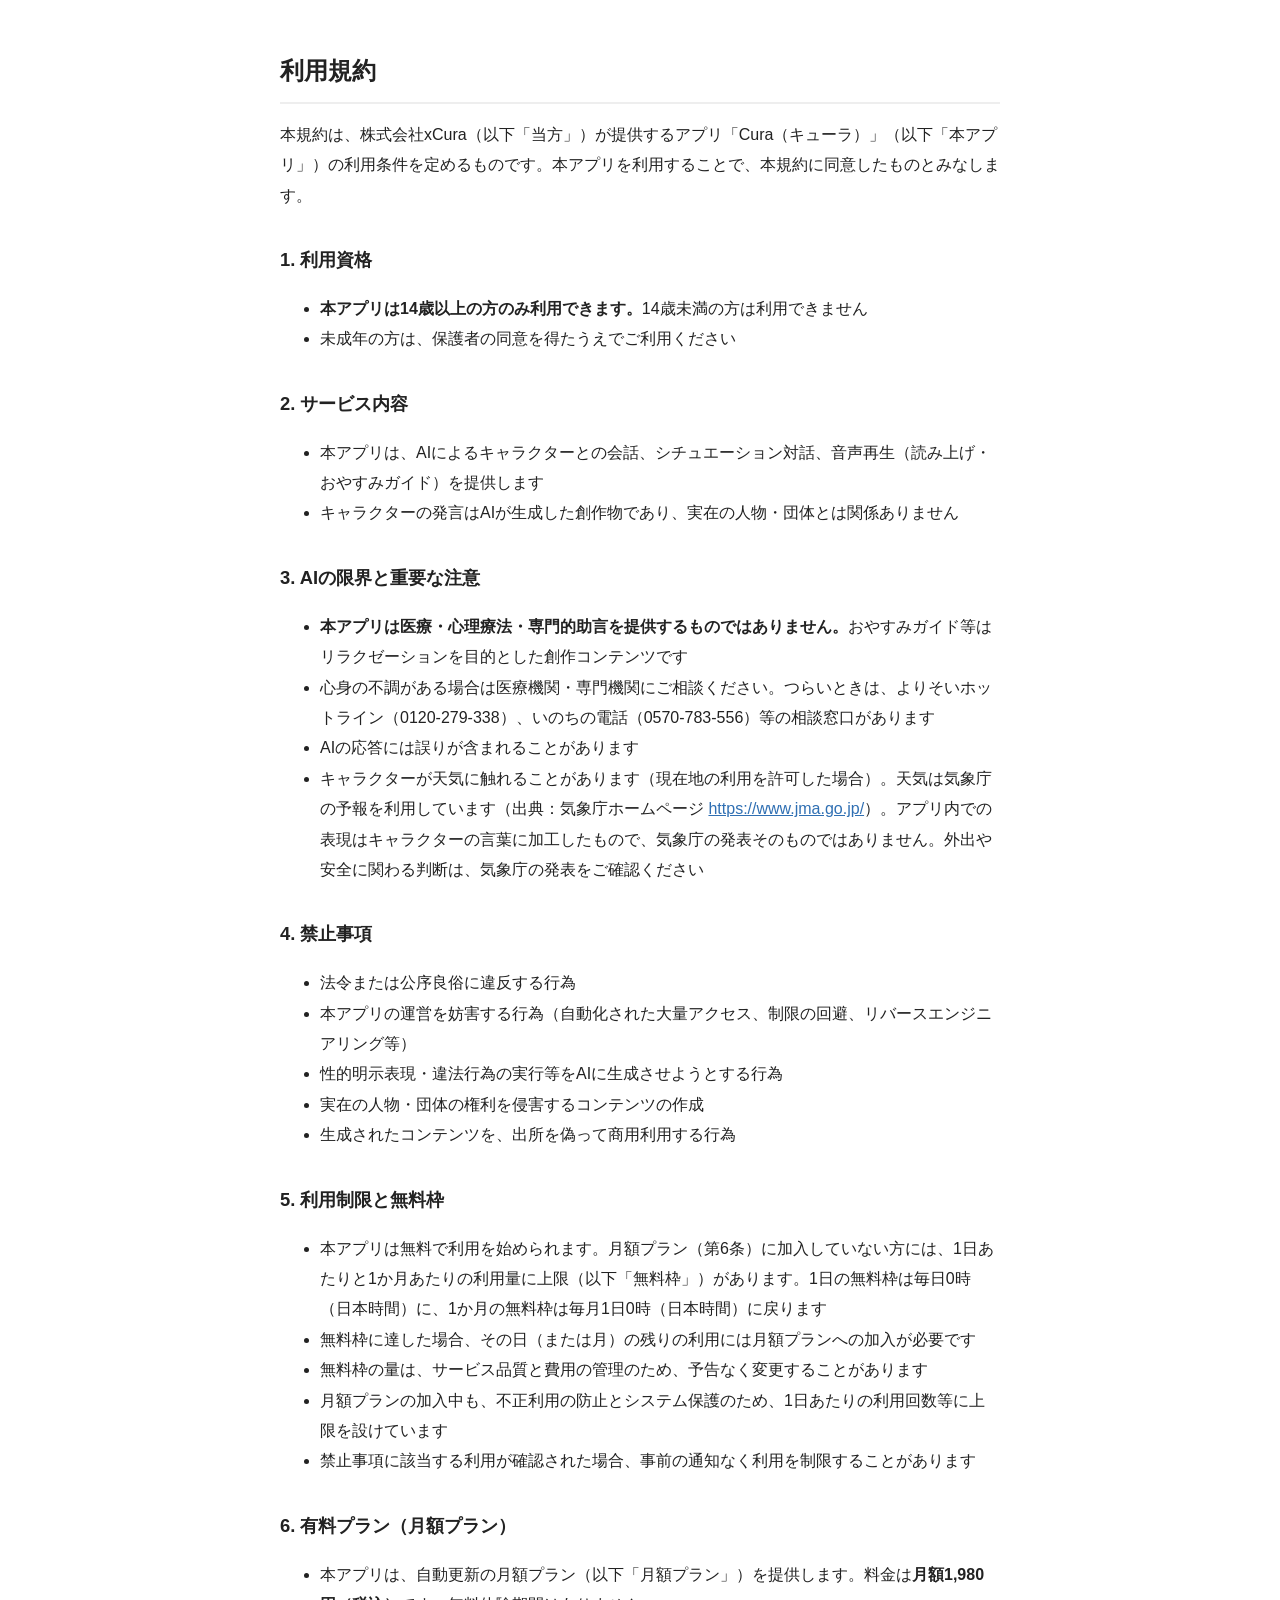
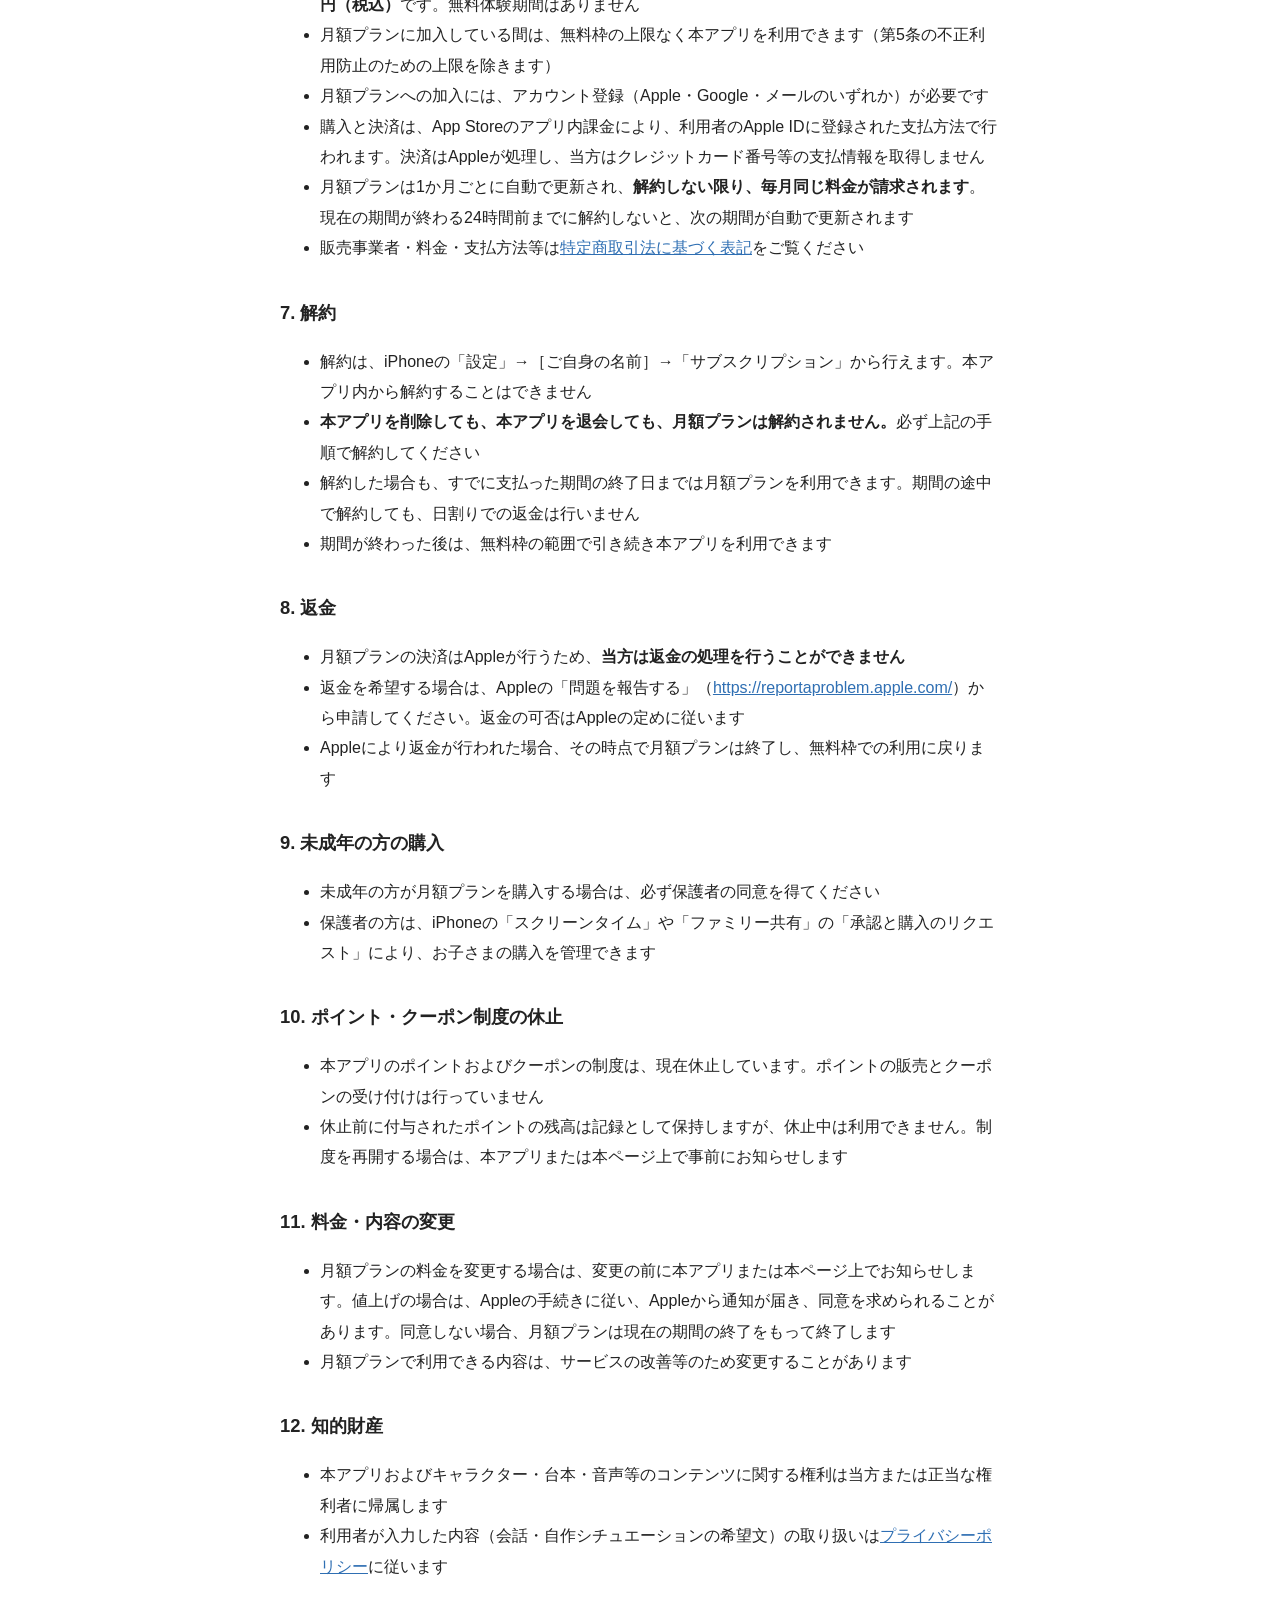
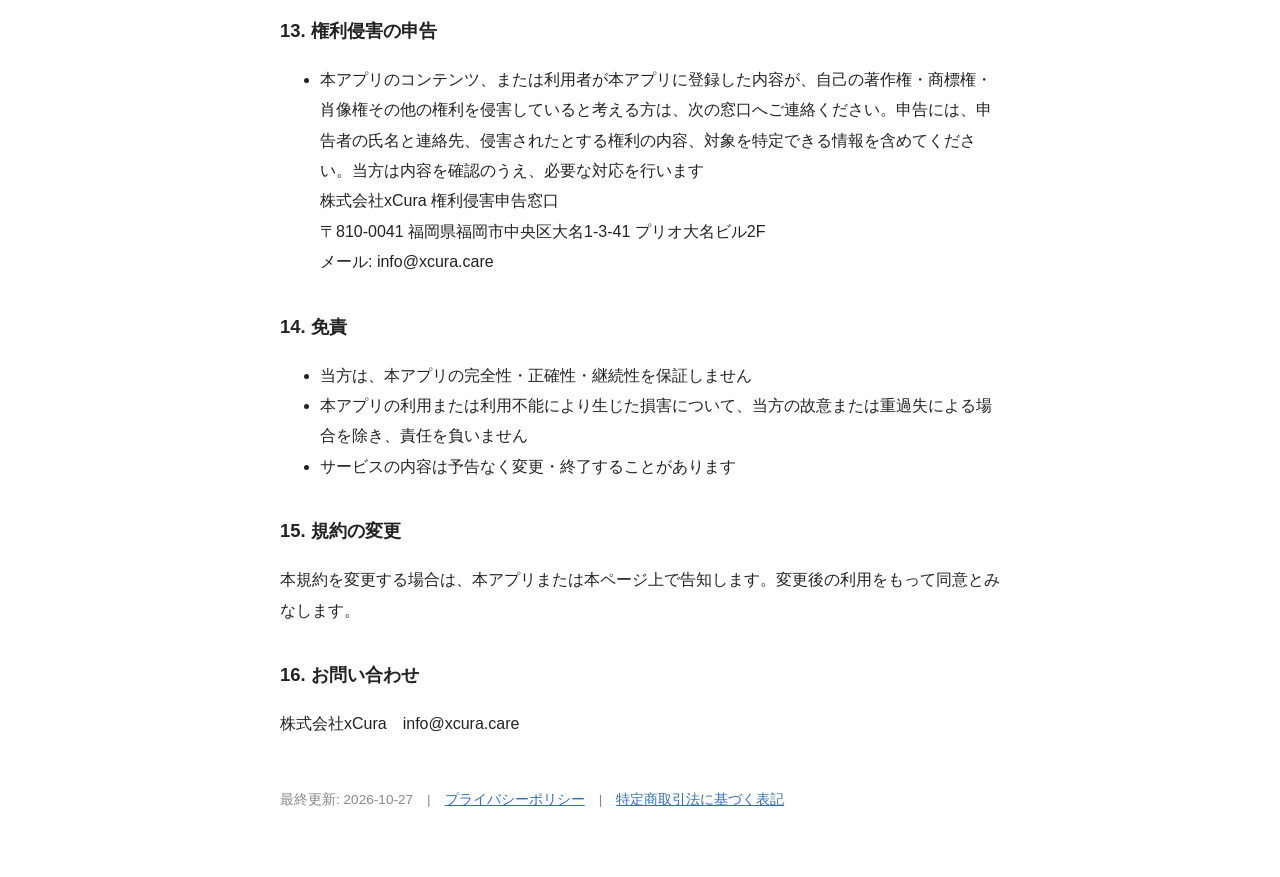
<file: terms.html>
<!DOCTYPE html>
<html lang="ja">
<head>
<meta charset="utf-8">
<meta name="viewport" content="width=device-width, initial-scale=1">
<title>利用規約 | Cura</title>
<link rel="stylesheet" href="style.css">
</head>
<body>
<h1>利用規約</h1>
<p>本規約は、株式会社xCura（以下「当方」）が提供するアプリ「Cura（キューラ）」（以下「本アプリ」）の利用条件を定めるものです。本アプリを利用することで、本規約に同意したものとみなします。</p>

<h2>1. 利用資格</h2>
<ul>
<li><strong>本アプリは14歳以上の方のみ利用できます。</strong>14歳未満の方は利用できません</li>
<li>未成年の方は、保護者の同意を得たうえでご利用ください</li>
</ul>

<h2>2. サービス内容</h2>
<ul>
<li>本アプリは、AIによるキャラクターとの会話、シチュエーション対話、音声再生（読み上げ・おやすみガイド）を提供します</li>
<li>キャラクターの発言はAIが生成した創作物であり、実在の人物・団体とは関係ありません</li>
</ul>

<h2>3. AIの限界と重要な注意</h2>
<ul>
<li><strong>本アプリは医療・心理療法・専門的助言を提供するものではありません。</strong>おやすみガイド等はリラクゼーションを目的とした創作コンテンツです</li>
<li>心身の不調がある場合は医療機関・専門機関にご相談ください。つらいときは、よりそいホットライン（0120-279-338）、いのちの電話（0570-783-556）等の相談窓口があります</li>
<li>AIの応答には誤りが含まれることがあります</li>
<li>キャラクターが天気に触れることがあります（現在地の利用を許可した場合）。天気は気象庁の予報を利用しています（出典：気象庁ホームページ <a href="https://www.jma.go.jp/">https://www.jma.go.jp/</a>）。アプリ内での表現はキャラクターの言葉に加工したもので、気象庁の発表そのものではありません。外出や安全に関わる判断は、気象庁の発表をご確認ください</li>
</ul>

<h2>4. 禁止事項</h2>
<ul>
<li>法令または公序良俗に違反する行為</li>
<li>本アプリの運営を妨害する行為（自動化された大量アクセス、制限の回避、リバースエンジニアリング等）</li>
<li>性的明示表現・違法行為の実行等をAIに生成させようとする行為</li>
<li>実在の人物・団体の権利を侵害するコンテンツの作成</li>
<li>生成されたコンテンツを、出所を偽って商用利用する行為</li>
</ul>

<h2>5. 利用制限と無料枠</h2>
<ul>
<li>本アプリは無料で利用を始められます。月額プラン（第6条）に加入していない方には、1日あたりと1か月あたりの利用量に上限（以下「無料枠」）があります。1日の無料枠は毎日0時（日本時間）に、1か月の無料枠は毎月1日0時（日本時間）に戻ります</li>
<li>無料枠に達した場合、その日（または月）の残りの利用には月額プランへの加入が必要です</li>
<li>無料枠の量は、サービス品質と費用の管理のため、予告なく変更することがあります</li>
<li>月額プランの加入中も、不正利用の防止とシステム保護のため、1日あたりの利用回数等に上限を設けています</li>
<li>禁止事項に該当する利用が確認された場合、事前の通知なく利用を制限することがあります</li>
</ul>

<h2>6. 有料プラン（月額プラン）</h2>
<ul>
<li>本アプリは、自動更新の月額プラン（以下「月額プラン」）を提供します。料金は<strong>月額1,980円（税込）</strong>です。無料体験期間はありません</li>
<li>月額プランに加入している間は、無料枠の上限なく本アプリを利用できます（第5条の不正利用防止のための上限を除きます）</li>
<li>月額プランへの加入には、アカウント登録（Apple・Google・メールのいずれか）が必要です</li>
<li>購入と決済は、App Storeのアプリ内課金により、利用者のApple IDに登録された支払方法で行われます。決済はAppleが処理し、当方はクレジットカード番号等の支払情報を取得しません</li>
<li>月額プランは1か月ごとに自動で更新され、<strong>解約しない限り、毎月同じ料金が請求されます</strong>。現在の期間が終わる24時間前までに解約しないと、次の期間が自動で更新されます</li>
<li>販売事業者・料金・支払方法等は<a href="tokusho.html">特定商取引法に基づく表記</a>をご覧ください</li>
</ul>

<h2>7. 解約</h2>
<ul>
<li>解約は、iPhoneの「設定」→［ご自身の名前］→「サブスクリプション」から行えます。本アプリ内から解約することはできません</li>
<li><strong>本アプリを削除しても、本アプリを退会しても、月額プランは解約されません。</strong>必ず上記の手順で解約してください</li>
<li>解約した場合も、すでに支払った期間の終了日までは月額プランを利用できます。期間の途中で解約しても、日割りでの返金は行いません</li>
<li>期間が終わった後は、無料枠の範囲で引き続き本アプリを利用できます</li>
</ul>

<h2>8. 返金</h2>
<ul>
<li>月額プランの決済はAppleが行うため、<strong>当方は返金の処理を行うことができません</strong></li>
<li>返金を希望する場合は、Appleの「問題を報告する」（<a href="https://reportaproblem.apple.com/">https://reportaproblem.apple.com/</a>）から申請してください。返金の可否はAppleの定めに従います</li>
<li>Appleにより返金が行われた場合、その時点で月額プランは終了し、無料枠での利用に戻ります</li>
</ul>

<h2>9. 未成年の方の購入</h2>
<ul>
<li>未成年の方が月額プランを購入する場合は、必ず保護者の同意を得てください</li>
<li>保護者の方は、iPhoneの「スクリーンタイム」や「ファミリー共有」の「承認と購入のリクエスト」により、お子さまの購入を管理できます</li>
</ul>

<h2>10. ポイント・クーポン制度の休止</h2>
<ul>
<li>本アプリのポイントおよびクーポンの制度は、現在休止しています。ポイントの販売とクーポンの受け付けは行っていません</li>
<li>休止前に付与されたポイントの残高は記録として保持しますが、休止中は利用できません。制度を再開する場合は、本アプリまたは本ページ上で事前にお知らせします</li>
</ul>

<h2>11. 料金・内容の変更</h2>
<ul>
<li>月額プランの料金を変更する場合は、変更の前に本アプリまたは本ページ上でお知らせします。値上げの場合は、Appleの手続きに従い、Appleから通知が届き、同意を求められることがあります。同意しない場合、月額プランは現在の期間の終了をもって終了します</li>
<li>月額プランで利用できる内容は、サービスの改善等のため変更することがあります</li>
</ul>

<h2>12. 知的財産</h2>
<ul>
<li>本アプリおよびキャラクター・台本・音声等のコンテンツに関する権利は当方または正当な権利者に帰属します</li>
<li>利用者が入力した内容（会話・自作シチュエーションの希望文）の取り扱いは<a href="privacy.html">プライバシーポリシー</a>に従います</li>
</ul>

<h2>13. 権利侵害の申告</h2>
<ul>
<li>本アプリのコンテンツ、または利用者が本アプリに登録した内容が、自己の著作権・商標権・肖像権その他の権利を侵害していると考える方は、次の窓口へご連絡ください。申告には、申告者の氏名と連絡先、侵害されたとする権利の内容、対象を特定できる情報を含めてください。当方は内容を確認のうえ、必要な対応を行います<br>
株式会社xCura 権利侵害申告窓口<br>
〒810-0041 福岡県福岡市中央区大名1-3-41 プリオ大名ビル2F<br>
メール: info@xcura.care</li>
</ul>

<h2>14. 免責</h2>
<ul>
<li>当方は、本アプリの完全性・正確性・継続性を保証しません</li>
<li>本アプリの利用または利用不能により生じた損害について、当方の故意または重過失による場合を除き、責任を負いません</li>
<li>サービスの内容は予告なく変更・終了することがあります</li>
</ul>

<h2>15. 規約の変更</h2>
<p>本規約を変更する場合は、本アプリまたは本ページ上で告知します。変更後の利用をもって同意とみなします。</p>

<h2>16. お問い合わせ</h2>
<p>株式会社xCura　info@xcura.care</p>

<footer>最終更新: 2026-10-27　|　<a href="privacy.html">プライバシーポリシー</a>　|　<a href="tokusho.html">特定商取引法に基づく表記</a></footer>
</body>
</html>
</file>
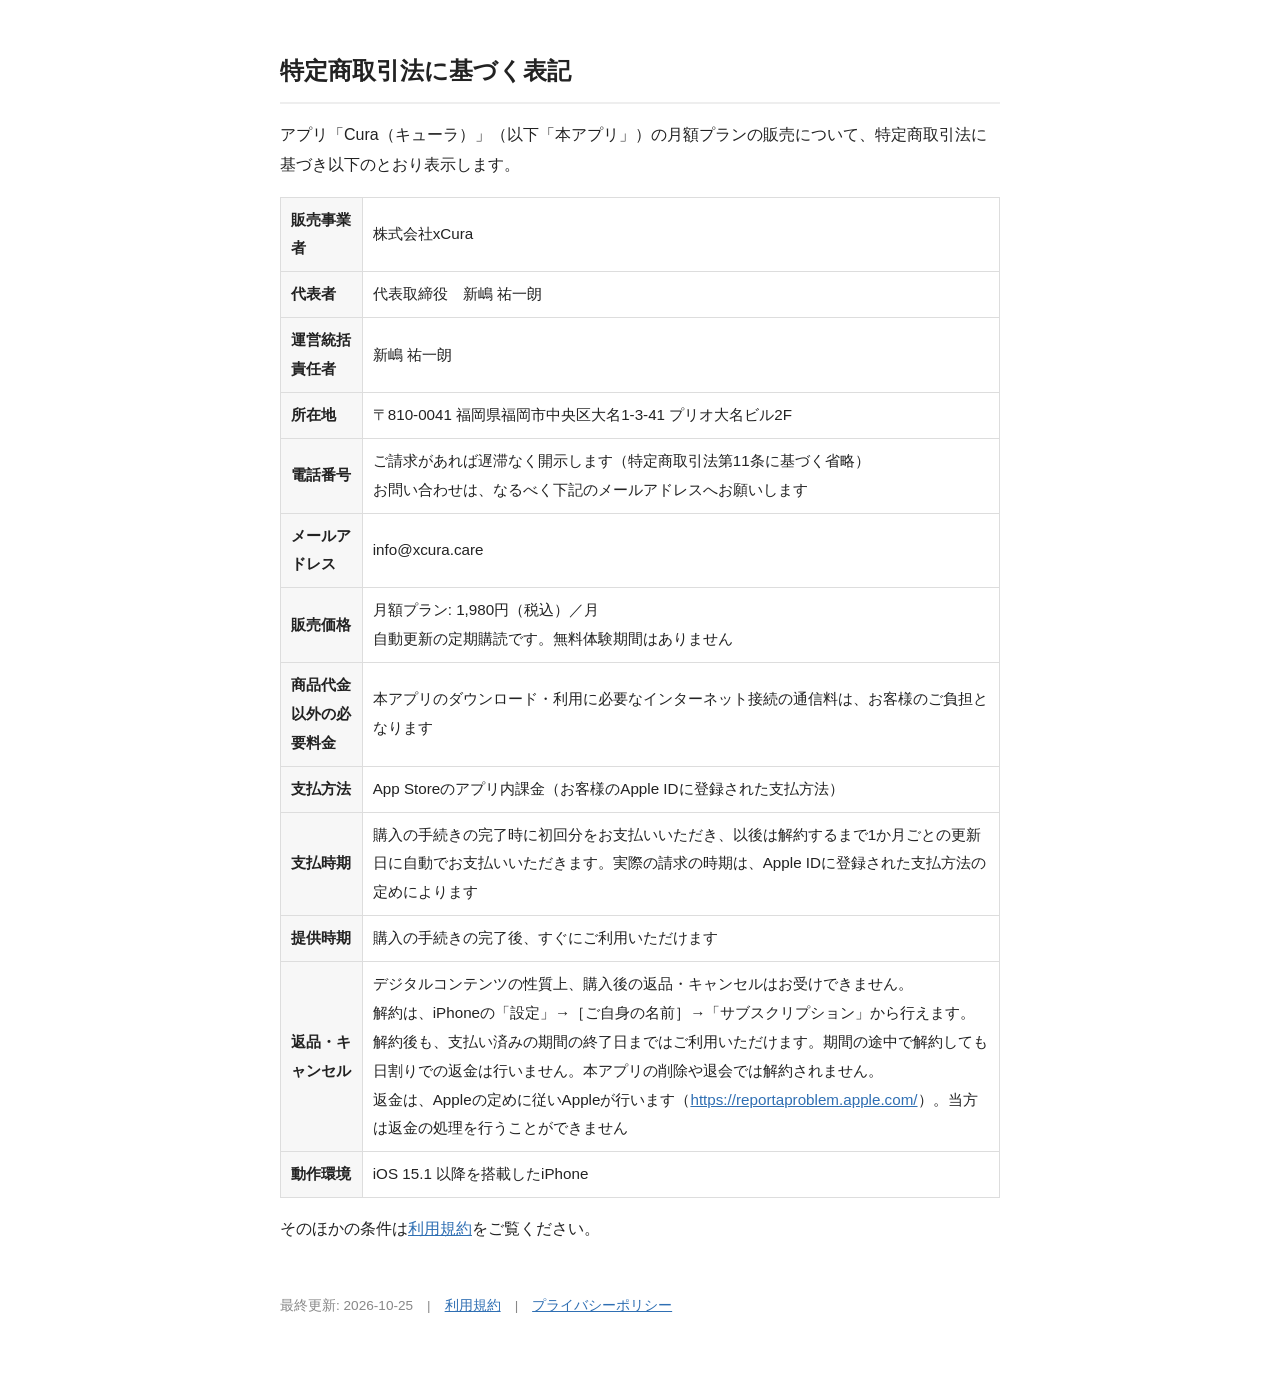
<file: tokusho.html>
<!DOCTYPE html>
<html lang="ja">
<head>
<meta charset="utf-8">
<meta name="viewport" content="width=device-width, initial-scale=1">
<title>特定商取引法に基づく表記 | Cura</title>
<link rel="stylesheet" href="style.css">
</head>
<body>
<h1>特定商取引法に基づく表記</h1>
<p>アプリ「Cura（キューラ）」（以下「本アプリ」）の月額プランの販売について、特定商取引法に基づき以下のとおり表示します。</p>

<table>
<tr><th>販売事業者</th><td>株式会社xCura</td></tr>
<tr><th>代表者</th><td>代表取締役　新嶋 祐一朗</td></tr>
<tr><th>運営統括責任者</th><td>新嶋 祐一朗</td></tr>
<tr><th>所在地</th><td>〒810-0041 福岡県福岡市中央区大名1-3-41 プリオ大名ビル2F</td></tr>
<tr><th>電話番号</th><td>ご請求があれば遅滞なく開示します（特定商取引法第11条に基づく省略）<br>お問い合わせは、なるべく下記のメールアドレスへお願いします</td></tr>
<tr><th>メールアドレス</th><td>info@xcura.care</td></tr>
<tr><th>販売価格</th><td>月額プラン: 1,980円（税込）／月<br>自動更新の定期購読です。無料体験期間はありません</td></tr>
<tr><th>商品代金以外の必要料金</th><td>本アプリのダウンロード・利用に必要なインターネット接続の通信料は、お客様のご負担となります</td></tr>
<tr><th>支払方法</th><td>App Storeのアプリ内課金（お客様のApple IDに登録された支払方法）</td></tr>
<tr><th>支払時期</th><td>購入の手続きの完了時に初回分をお支払いいただき、以後は解約するまで1か月ごとの更新日に自動でお支払いいただきます。実際の請求の時期は、Apple IDに登録された支払方法の定めによります</td></tr>
<tr><th>提供時期</th><td>購入の手続きの完了後、すぐにご利用いただけます</td></tr>
<tr><th>返品・キャンセル</th><td>デジタルコンテンツの性質上、購入後の返品・キャンセルはお受けできません。<br>解約は、iPhoneの「設定」→［ご自身の名前］→「サブスクリプション」から行えます。解約後も、支払い済みの期間の終了日まではご利用いただけます。期間の途中で解約しても日割りでの返金は行いません。本アプリの削除や退会では解約されません。<br>返金は、Appleの定めに従いAppleが行います（<a href="https://reportaproblem.apple.com/">https://reportaproblem.apple.com/</a>）。当方は返金の処理を行うことができません</td></tr>
<tr><th>動作環境</th><td>iOS 15.1 以降を搭載したiPhone</td></tr>
</table>

<p>そのほかの条件は<a href="terms.html">利用規約</a>をご覧ください。</p>

<footer>最終更新: 2026-10-25　|　<a href="terms.html">利用規約</a>　|　<a href="privacy.html">プライバシーポリシー</a></footer>
</body>
</html>
</file>
<file: style.css>
body {
  font-family: -apple-system, "Hiragino Sans", "Noto Sans JP", sans-serif;
  max-width: 720px;
  margin: 0 auto;
  padding: 2rem 1.25rem 4rem;
  line-height: 1.9;
  color: #222;
}
h1 { font-size: 1.5rem; border-bottom: 2px solid #eee; padding-bottom: .5rem; }
h2 { font-size: 1.15rem; margin-top: 2rem; }
table { border-collapse: collapse; width: 100%; font-size: .95rem; }
th, td { border: 1px solid #ddd; padding: .5rem .6rem; text-align: left; }
th { background: #f7f7f7; }
footer { margin-top: 3rem; color: #888; font-size: .85rem; }
a { color: #2f6fb3; }
@media (prefers-color-scheme: dark) {
  body { background: #111; color: #ddd; }
  h1 { border-color: #333; }
  th { background: #1c1c1c; }
  th, td { border-color: #333; }
  footer { color: #777; }
  a { color: #7fb0e0; }
}
</file>
